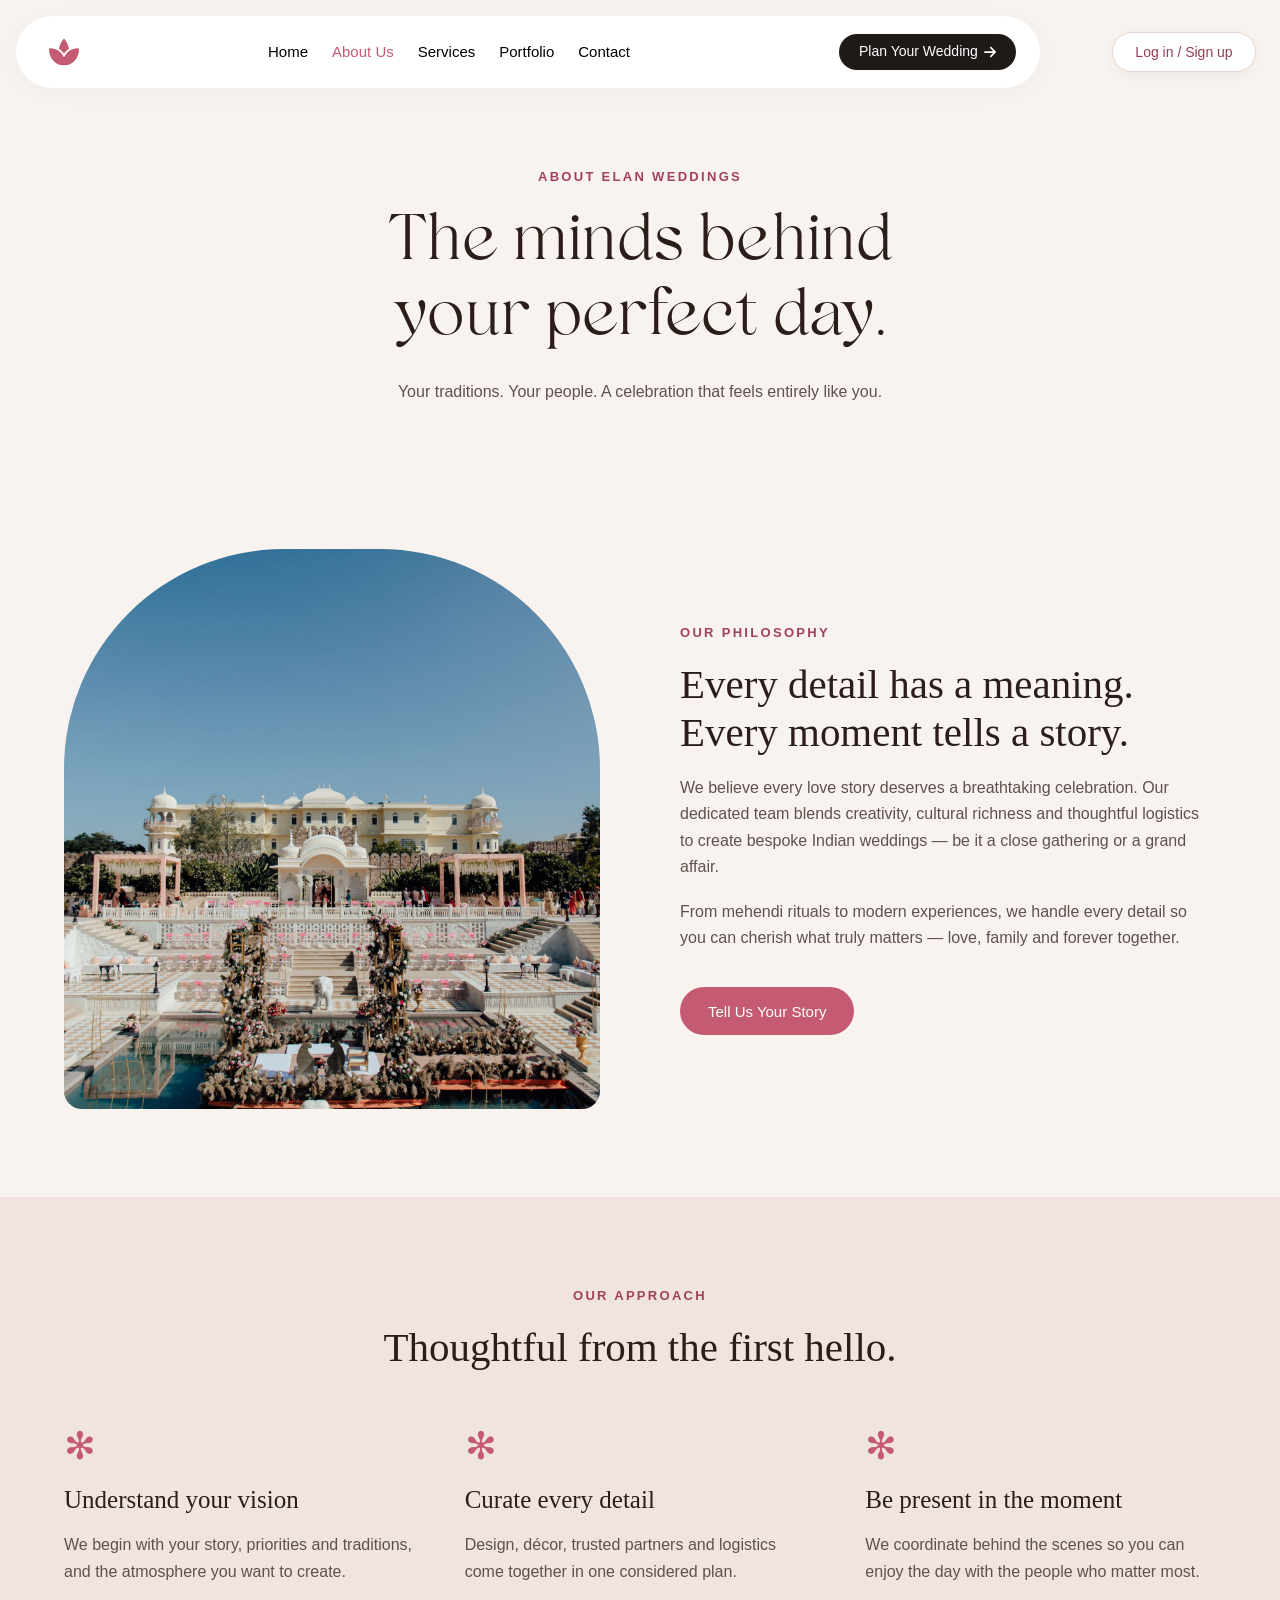
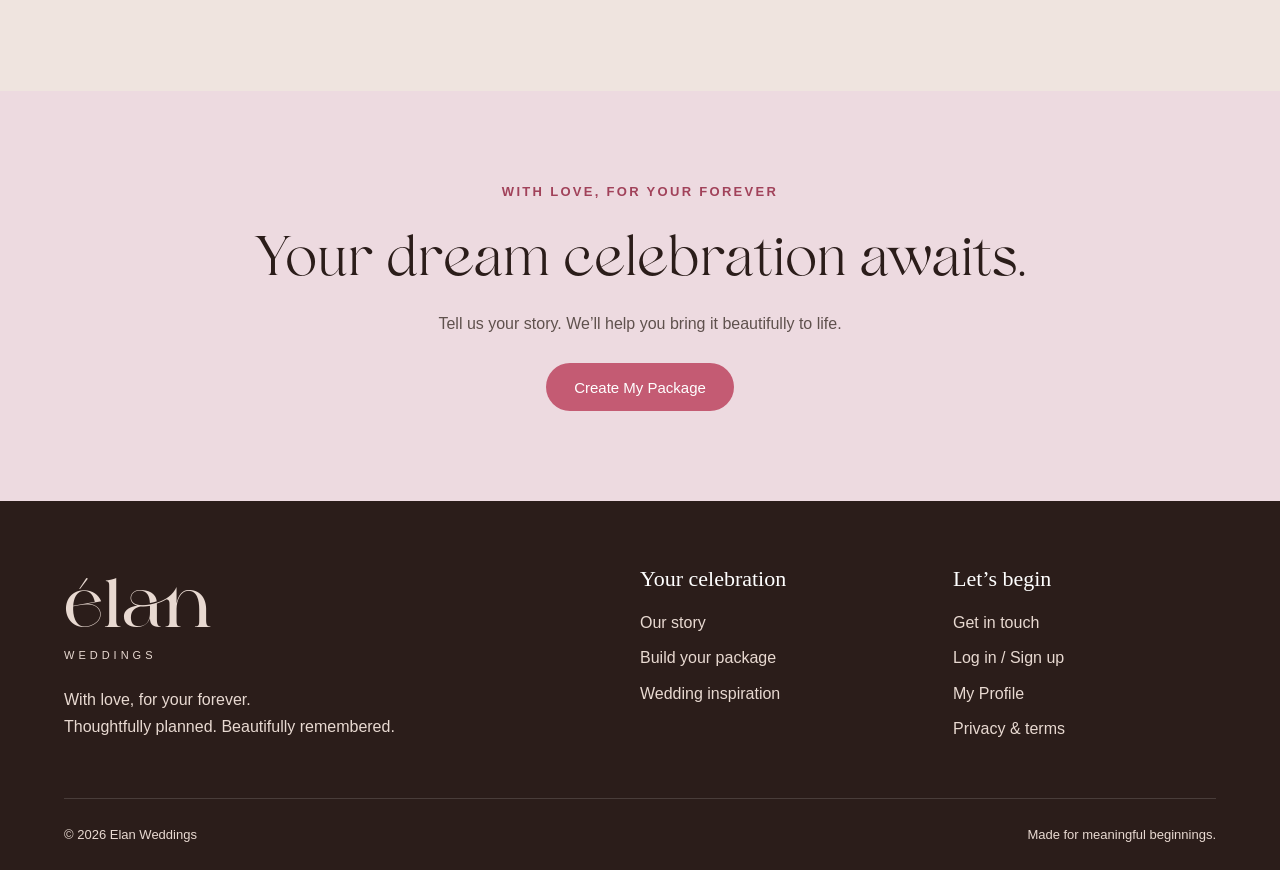
<file: about.html>
<!DOCTYPE html><html lang="en"><head><meta charset="UTF-8"><meta name="viewport" content="width=device-width, initial-scale=1"><meta name="description" content="Elan Weddings — thoughtful Indian wedding planning, bespoke celebrations and a personalized wedding package builder."><meta name="theme-color" content="#c45b73"><title>Our Story | Elan Weddings</title><link rel="icon" href="assets/b7664.svg" type="image/svg+xml"><link rel="stylesheet" href="shared.css"><link rel="stylesheet" href="about.css?v=flat-css-1"><script src="shared.js" defer></script></head><body data-page="about.html"><a class="skip" href="#main">Skip to content</a><header class="nav-wrap"><nav class="nav" aria-label="Main navigation"><a href="home.html" aria-label="Elan Weddings home"><img src="assets/b7664.svg" width="30" height="30" alt="Elan Weddings logo"></a><button class="menu-toggle" aria-expanded="false" aria-controls="nav-links" aria-label="Open navigation">☰</button><div class="nav-links" id="nav-links"><a href="home.html">Home</a><a href="about.html" class="active" aria-current="page">About Us</a><a href="custom-service-builder.html">Services</a><a href="portfolio.html">Portfolio</a><a href="contact.html">Contact</a></div><a class="nav-cta" href="custom-service-builder.html">Plan Your Wedding<img src="assets/c464f.svg" width="12" height="14" alt=""></a></nav></header><div class="account-access" aria-label="Account"><a href="login.html" data-account-link>Log in / Sign up</a></div><main id="main"><section class="page-heading reveal"><p class="eyebrow">ABOUT ELAN WEDDINGS</p><h1>The minds behind<br>your perfect day.</h1><p>Your traditions. Your people. A celebration that feels entirely like you.</p></section><section class="container split section reveal" id="story"><img class="arch-photo" src="assets/f022b.png" alt="A meaningful wedding moment"><div><p class="eyebrow">OUR PHILOSOPHY</p><h2>Every detail has a meaning.<br>Every moment tells a story.</h2><p>We believe every love story deserves a breathtaking celebration. Our dedicated team blends creativity, cultural richness and thoughtful logistics to create bespoke Indian weddings — be it a close gathering or a grand affair.</p><p>From mehendi rituals to modern experiences, we handle every detail so you can cherish what truly matters — love, family and forever together.</p><a class="btn" href="contact.html">Tell Us Your Story</a></div></section><section class="section soft" id="approach"><div class="container"><p class="eyebrow">OUR APPROACH</p><h2>Thoughtful from the first hello.</h2><div class="three-grid"><article><span class="flower">✻</span><h3>Understand your vision</h3><p>We begin with your story, priorities and traditions, and the atmosphere you want to create.</p></article><article><span class="flower">✻</span><h3>Curate every detail</h3><p>Design, décor, trusted partners and logistics come together in one considered plan.</p></article><article><span class="flower">✻</span><h3>Be present in the moment</h3><p>We coordinate behind the scenes so you can enjoy the day with the people who matter most.</p></article></div></div></section><section class="invitation reveal"><div class="container"><p class="eyebrow">WITH LOVE, FOR YOUR FOREVER</p><h2>Your dream celebration awaits.</h2><p>Tell us your story. We’ll help you bring it beautifully to life.</p><a class="btn" href="custom-service-builder.html">Create My Package</a></div></section></main><footer class="footer"><div class="container footer-grid"><div><a class="wordmark" href="home.html">élan<span>WEDDINGS</span></a><p>With love, for your forever.<br>Thoughtfully planned. Beautifully remembered.</p></div><div><h3>Your celebration</h3><a href="about.html">Our story</a><a href="custom-service-builder.html">Build your package</a><a href="portfolio.html">Wedding inspiration</a></div><div><h3>Let’s begin</h3><a href="contact.html">Get in touch</a><a href="login.html">Log in / Sign up</a><a href="profile.html">My Profile</a><a href="privacy.html">Privacy & terms</a></div></div><div class="container footer-bottom"><span>© 2026 Elan Weddings</span><span>Made for meaningful beginnings.</span></div></footer><dialog id="login-dialog" aria-labelledby="login-title">
  <button class="close" data-close aria-label="Close login">×</button>
  <p class="eyebrow">YOUR WEDDING JOURNEY</p>
  <h2 id="login-title">Your forever starts here.</h2>
  <p class="auth-demo-note">Demo only — use sample details. No real account is created. Passwords are not verified, saved or sent.</p>
  <div id="auth-fields">
    <div class="auth-modes" aria-label="Choose signup or login">
      <button class="auth-mode active" type="button" data-mode="signup" aria-pressed="true">Create account</button>
      <button class="auth-mode" type="button" data-mode="login" aria-pressed="false">Log in</button>
    </div>
    <form id="login-form">
      <label id="auth-name-field" for="auth-name">Your name<input id="auth-name" name="name" required maxlength="60" autocomplete="off" placeholder="Your name"></label>
      <label for="auth-email">Email address<input id="auth-email" name="email" type="email" required maxlength="254" autocomplete="off" placeholder="you@example.com"></label>
      <label for="auth-password">Password</label>
      <div class="password-field"><input id="auth-password" type="password" required minlength="8" maxlength="128" autocomplete="new-password" placeholder="At least 8 characters" aria-describedby="password-help"><button type="button" id="toggle-password" aria-label="Show or hide password" aria-controls="auth-password" aria-pressed="false">Show</button></div>
      <p id="password-help" class="small">Use any sample password of 8 or more characters.</p>
      <button class="btn" type="submit" id="auth-submit">Create Demo Profile</button>
    </form>
  </div>
  <div id="auth-success" hidden>
    <span class="auth-check" aria-hidden="true">✓</span>
    <p id="profile-email"></p>
    <p>Your demo profile is ready. Let’s plan something beautiful.</p>
    <a href="profile.html" class="btn">View My Profile</a><a href="custom-service-builder.html" class="btn btn-outline">Explore My Package</a>
    <button class="text-button" id="logout" type="button">Log out & clear demo profile</button>
  </div>
  <p id="login-status" role="status"></p>
</dialog><div id="toast" role="status"></div></body></html>
</file>
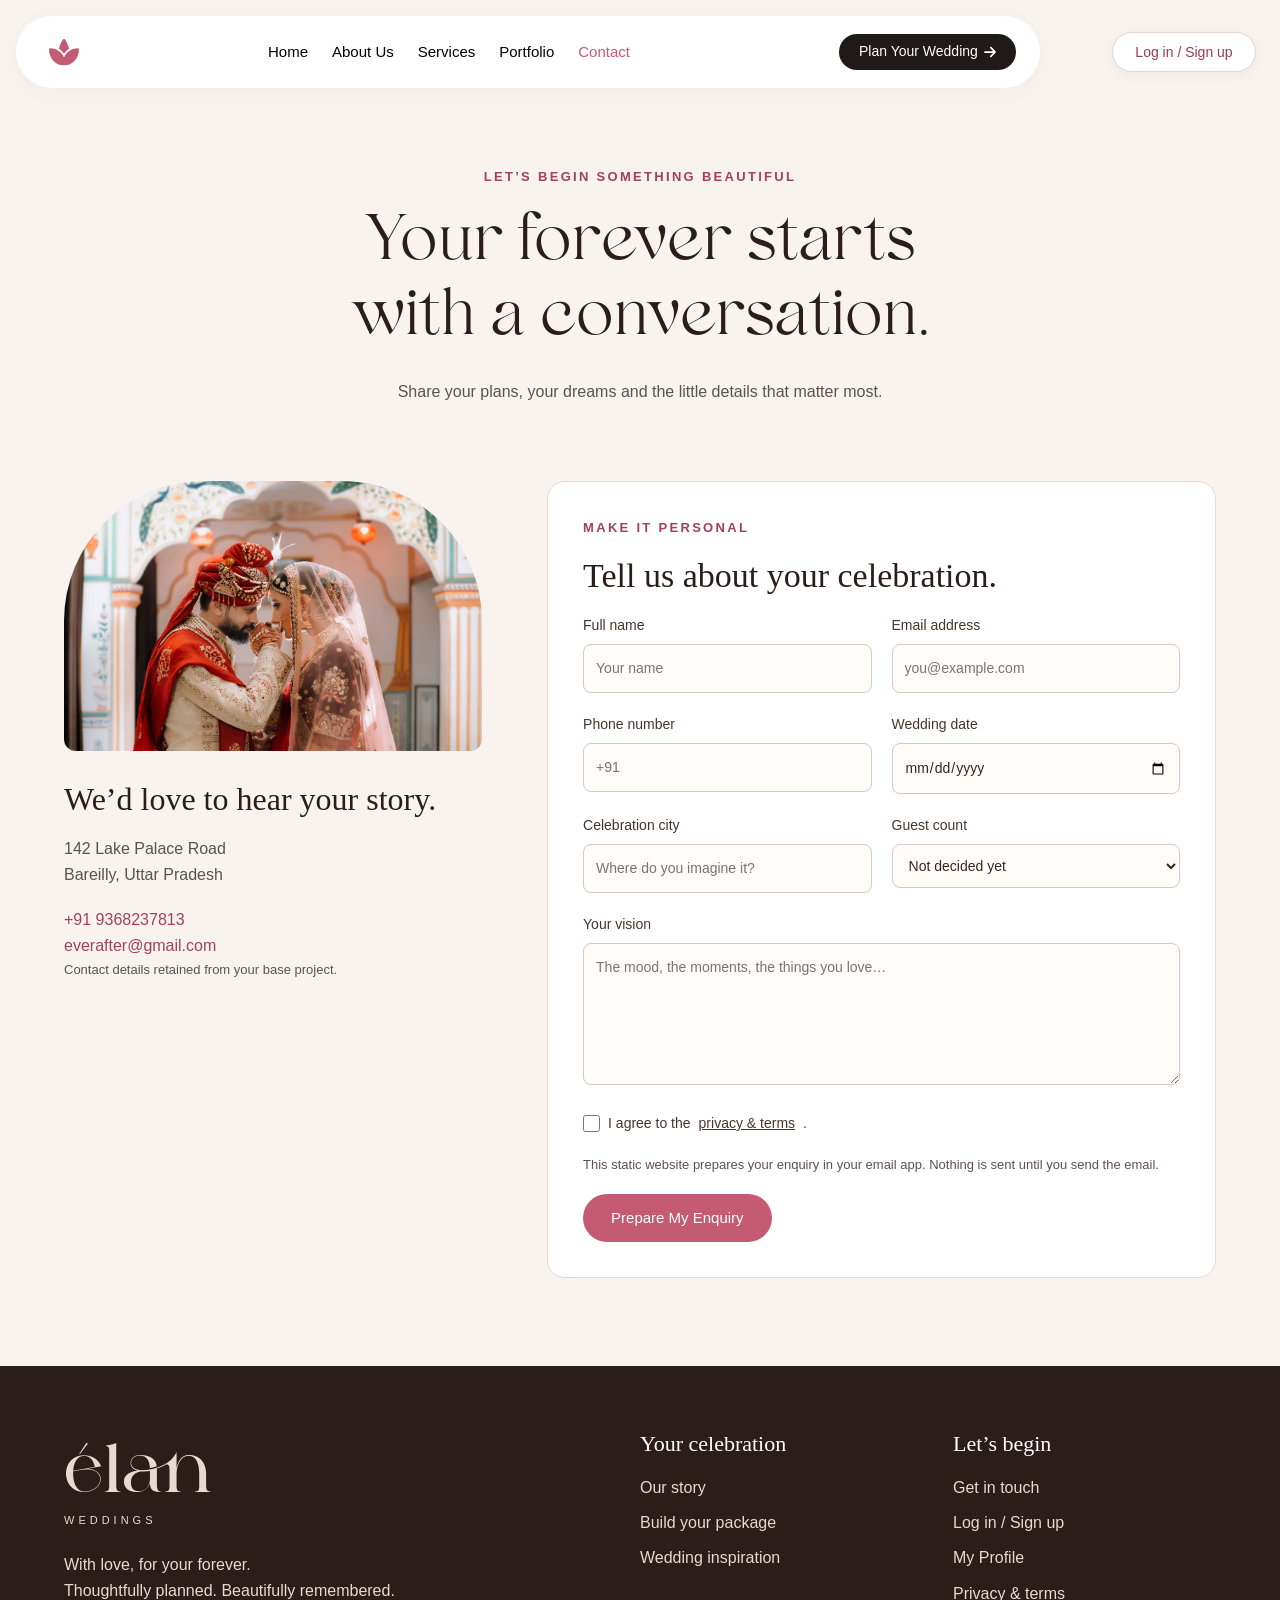
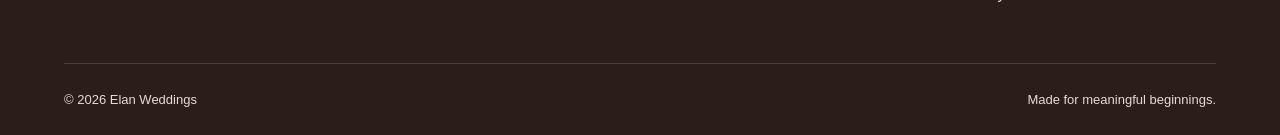
<file: contact.html>
<!DOCTYPE html><html lang="en"><head><meta charset="UTF-8"><meta name="viewport" content="width=device-width, initial-scale=1"><meta name="description" content="Elan Weddings — thoughtful Indian wedding planning, bespoke celebrations and a personalized wedding package builder."><meta name="theme-color" content="#c45b73"><title>Let’s Plan Your Wedding | Elan Weddings</title><link rel="icon" href="assets/b7664.svg" type="image/svg+xml"><link rel="stylesheet" href="shared.css"><link rel="stylesheet" href="contact.css?v=flat-css-1"><script src="shared.js" defer></script><script src="catalog.js" defer></script><script src="contact.js" defer></script></head><body data-page="contact.html"><a class="skip" href="#main">Skip to content</a><header class="nav-wrap"><nav class="nav" aria-label="Main navigation"><a href="home.html" aria-label="Elan Weddings home"><img src="assets/b7664.svg" width="30" height="30" alt="Elan Weddings logo"></a><button class="menu-toggle" aria-expanded="false" aria-controls="nav-links" aria-label="Open navigation">☰</button><div class="nav-links" id="nav-links"><a href="home.html">Home</a><a href="about.html">About Us</a><a href="custom-service-builder.html">Services</a><a href="portfolio.html">Portfolio</a><a href="contact.html" class="active" aria-current="page">Contact</a></div><a class="nav-cta" href="custom-service-builder.html">Plan Your Wedding<img src="assets/c464f.svg" width="12" height="14" alt=""></a></nav></header><div class="account-access" aria-label="Account"><a href="login.html" data-account-link>Log in / Sign up</a></div><main id="main"><section class="page-heading reveal"><p class="eyebrow">LET’S BEGIN SOMETHING BEAUTIFUL</p><h1>Your forever starts<br>with a conversation.</h1><p>Share your plans, your dreams and the little details that matter most.</p></section><section class="container contact-layout section"><aside class="contact-info"><img src="assets/11c8b.png" alt="Romantic wedding setting"><h2>We’d love to hear your story.</h2><p>142 Lake Palace Road<br>Bareilly, Uttar Pradesh</p><a href="tel:+919368237813">+91 9368237813</a><a href="mailto:everafter@gmail.com">everafter@gmail.com</a><p class="small">Contact details retained from your base project.</p><div id="contact-package"></div></aside><div class="form-panel"><p class="eyebrow">MAKE IT PERSONAL</p><h2>Tell us about your celebration.</h2><form id="contact-form"><div class="form-grid"><label>Full name<input name="name" required maxlength="80" autocomplete="name" placeholder="Your name"></label><label>Email address<input name="email" type="email" required autocomplete="email" placeholder="you@example.com"></label><label>Phone number<input name="phone" type="tel" required pattern="[+0-9() .-]{7,20}" autocomplete="tel" placeholder="+91"></label><label>Wedding date<input name="date" type="date"></label><label>Celebration city<input name="city" maxlength="100" placeholder="Where do you imagine it?"></label><label>Guest count<select name="guests"><option value="Not decided">Not decided yet</option><option>Up to 100</option><option>100–300</option><option>300–600</option><option>600+</option></select></label></div><label>Your vision<textarea name="message" rows="5" maxlength="3000" placeholder="The mood, the moments, the things you love…" required></textarea></label><label class="consent"><input type="checkbox" required> I agree to the <a href="privacy.html">privacy & terms</a>.</label><p class="small">This static website prepares your enquiry in your email app. Nothing is sent until you send the email.</p><button class="btn" type="submit">Prepare My Enquiry</button><div id="enquiry-result" hidden role="status"><h3>Your enquiry is ready.</h3><p>Open your email app to review and send it, or download a copy.</p><a class="btn" id="send-email">Open Email App</a><button class="btn btn-outline" type="button" id="download-enquiry">Download Enquiry</button></div></form></div></section></main><footer class="footer"><div class="container footer-grid"><div><a class="wordmark" href="home.html">élan<span>WEDDINGS</span></a><p>With love, for your forever.<br>Thoughtfully planned. Beautifully remembered.</p></div><div><h3>Your celebration</h3><a href="about.html">Our story</a><a href="custom-service-builder.html">Build your package</a><a href="portfolio.html">Wedding inspiration</a></div><div><h3>Let’s begin</h3><a href="contact.html">Get in touch</a><a href="login.html">Log in / Sign up</a><a href="profile.html">My Profile</a><a href="privacy.html">Privacy & terms</a></div></div><div class="container footer-bottom"><span>© 2026 Elan Weddings</span><span>Made for meaningful beginnings.</span></div></footer><dialog id="login-dialog" aria-labelledby="login-title">
  <button class="close" data-close aria-label="Close login">×</button>
  <p class="eyebrow">YOUR WEDDING JOURNEY</p>
  <h2 id="login-title">Your forever starts here.</h2>
  <p class="auth-demo-note">Demo only — use sample details. No real account is created. Passwords are not verified, saved or sent.</p>
  <div id="auth-fields">
    <div class="auth-modes" aria-label="Choose signup or login">
      <button class="auth-mode active" type="button" data-mode="signup" aria-pressed="true">Create account</button>
      <button class="auth-mode" type="button" data-mode="login" aria-pressed="false">Log in</button>
    </div>
    <form id="login-form">
      <label id="auth-name-field" for="auth-name">Your name<input id="auth-name" name="name" required maxlength="60" autocomplete="off" placeholder="Your name"></label>
      <label for="auth-email">Email address<input id="auth-email" name="email" type="email" required maxlength="254" autocomplete="off" placeholder="you@example.com"></label>
      <label for="auth-password">Password</label>
      <div class="password-field"><input id="auth-password" type="password" required minlength="8" maxlength="128" autocomplete="new-password" placeholder="At least 8 characters" aria-describedby="password-help"><button type="button" id="toggle-password" aria-label="Show or hide password" aria-controls="auth-password" aria-pressed="false">Show</button></div>
      <p id="password-help" class="small">Use any sample password of 8 or more characters.</p>
      <button class="btn" type="submit" id="auth-submit">Create Demo Profile</button>
    </form>
  </div>
  <div id="auth-success" hidden>
    <span class="auth-check" aria-hidden="true">✓</span>
    <p id="profile-email"></p>
    <p>Your demo profile is ready. Let’s plan something beautiful.</p>
    <a href="profile.html" class="btn">View My Profile</a><a href="custom-service-builder.html" class="btn btn-outline">Explore My Package</a>
    <button class="text-button" id="logout" type="button">Log out & clear demo profile</button>
  </div>
  <p id="login-status" role="status"></p>
</dialog><div id="toast" role="status"></div></body></html>
</file>
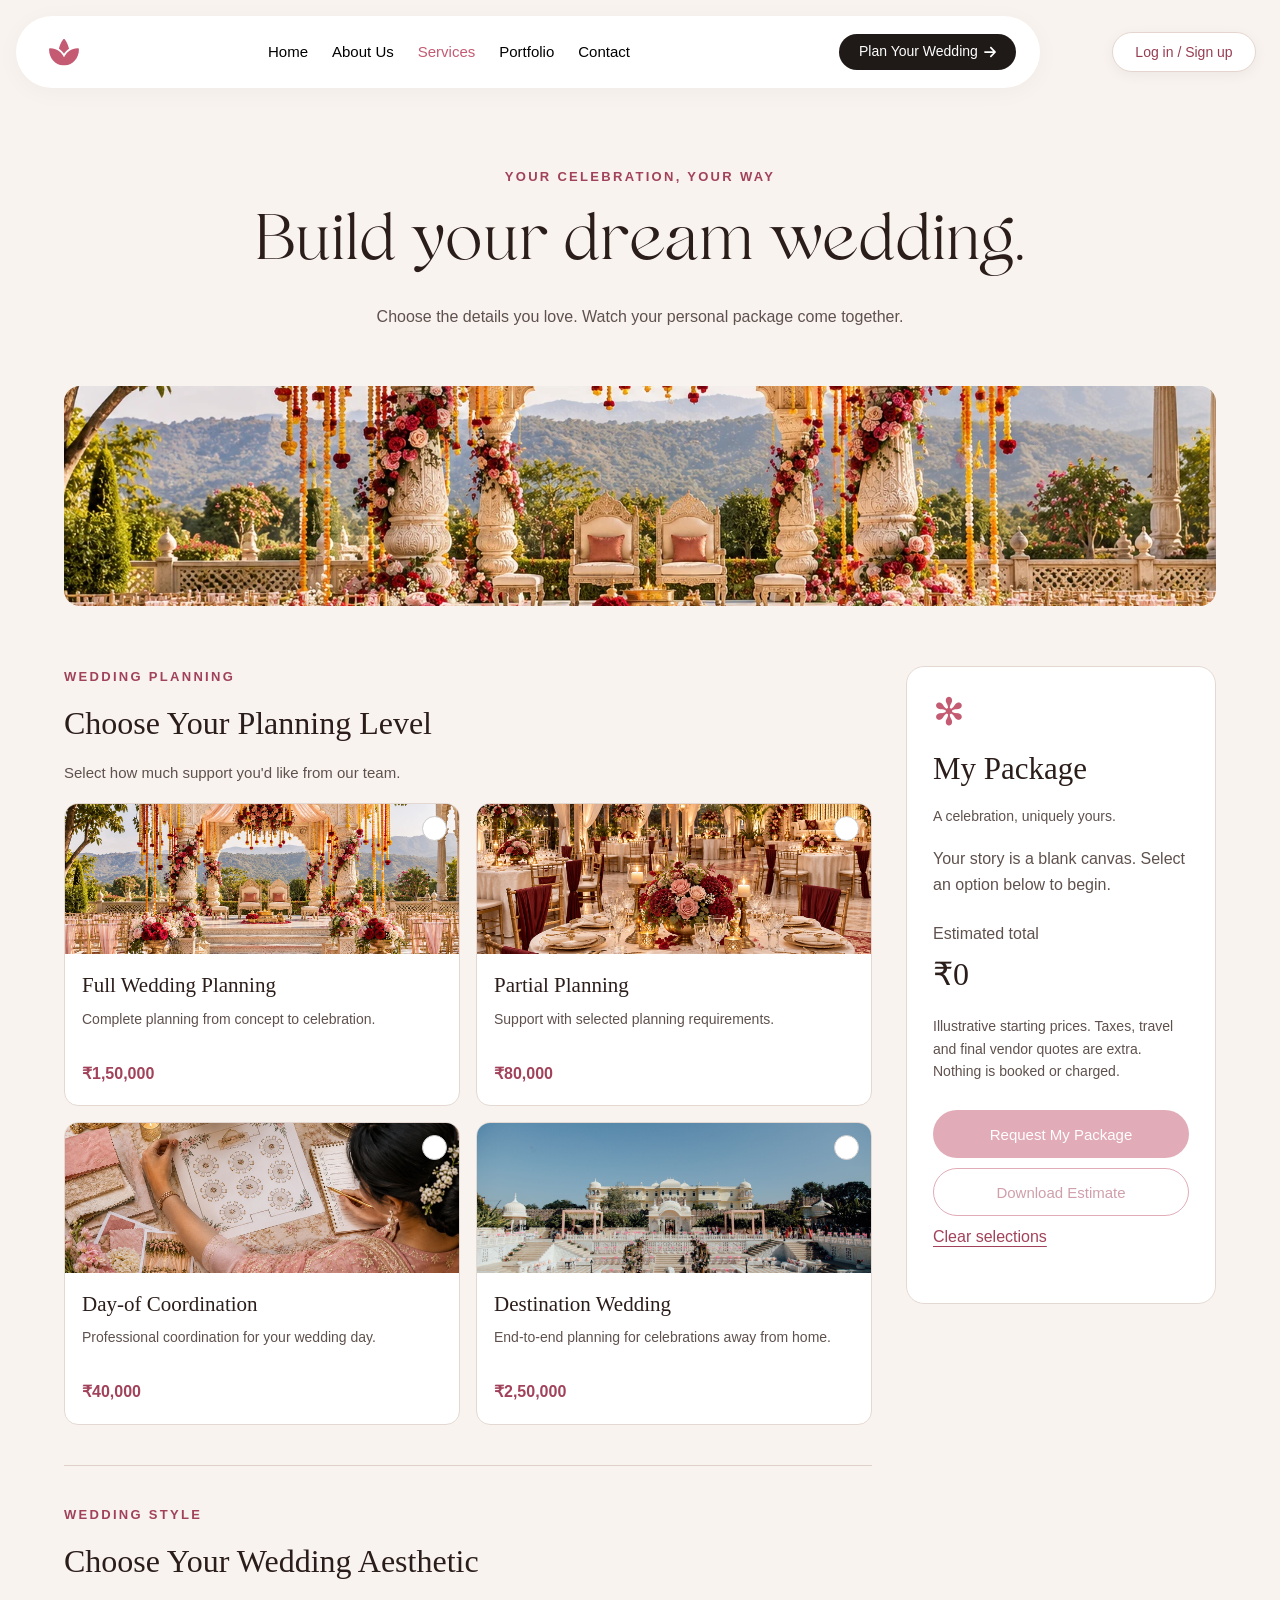
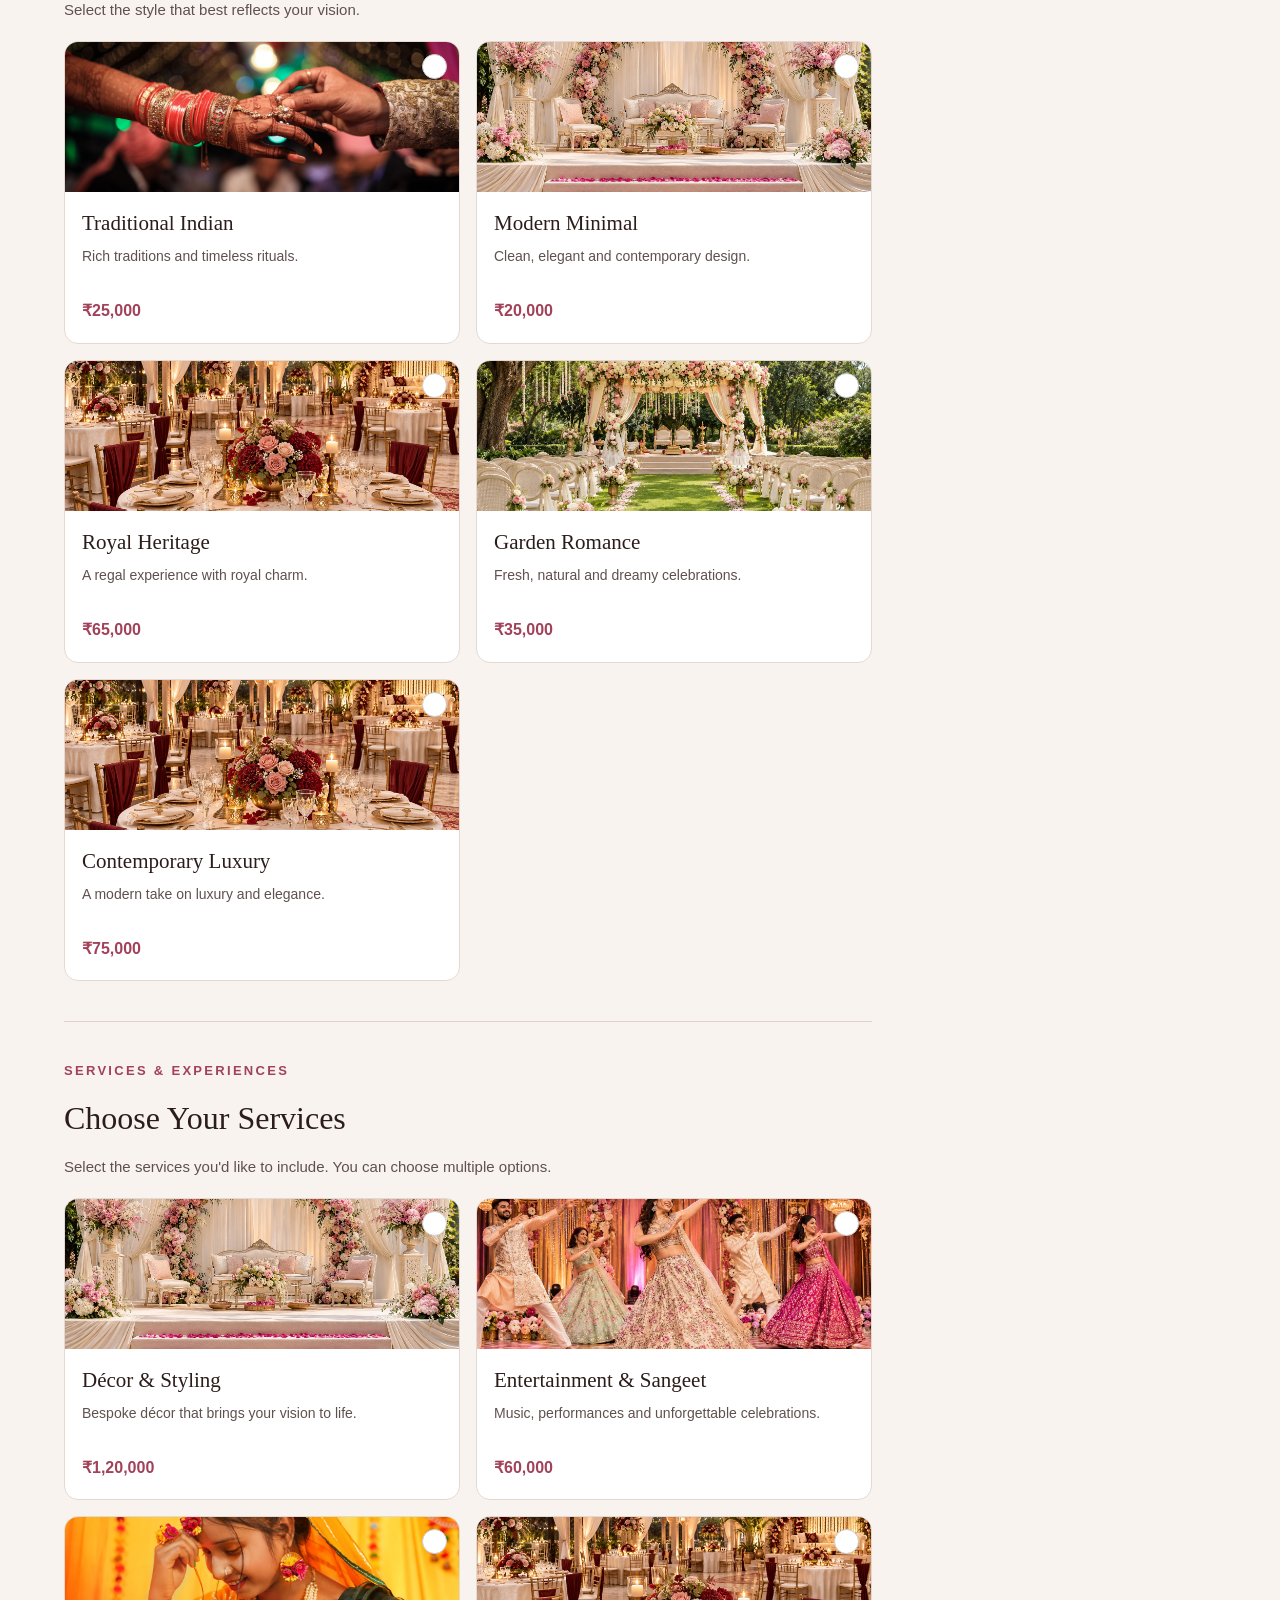
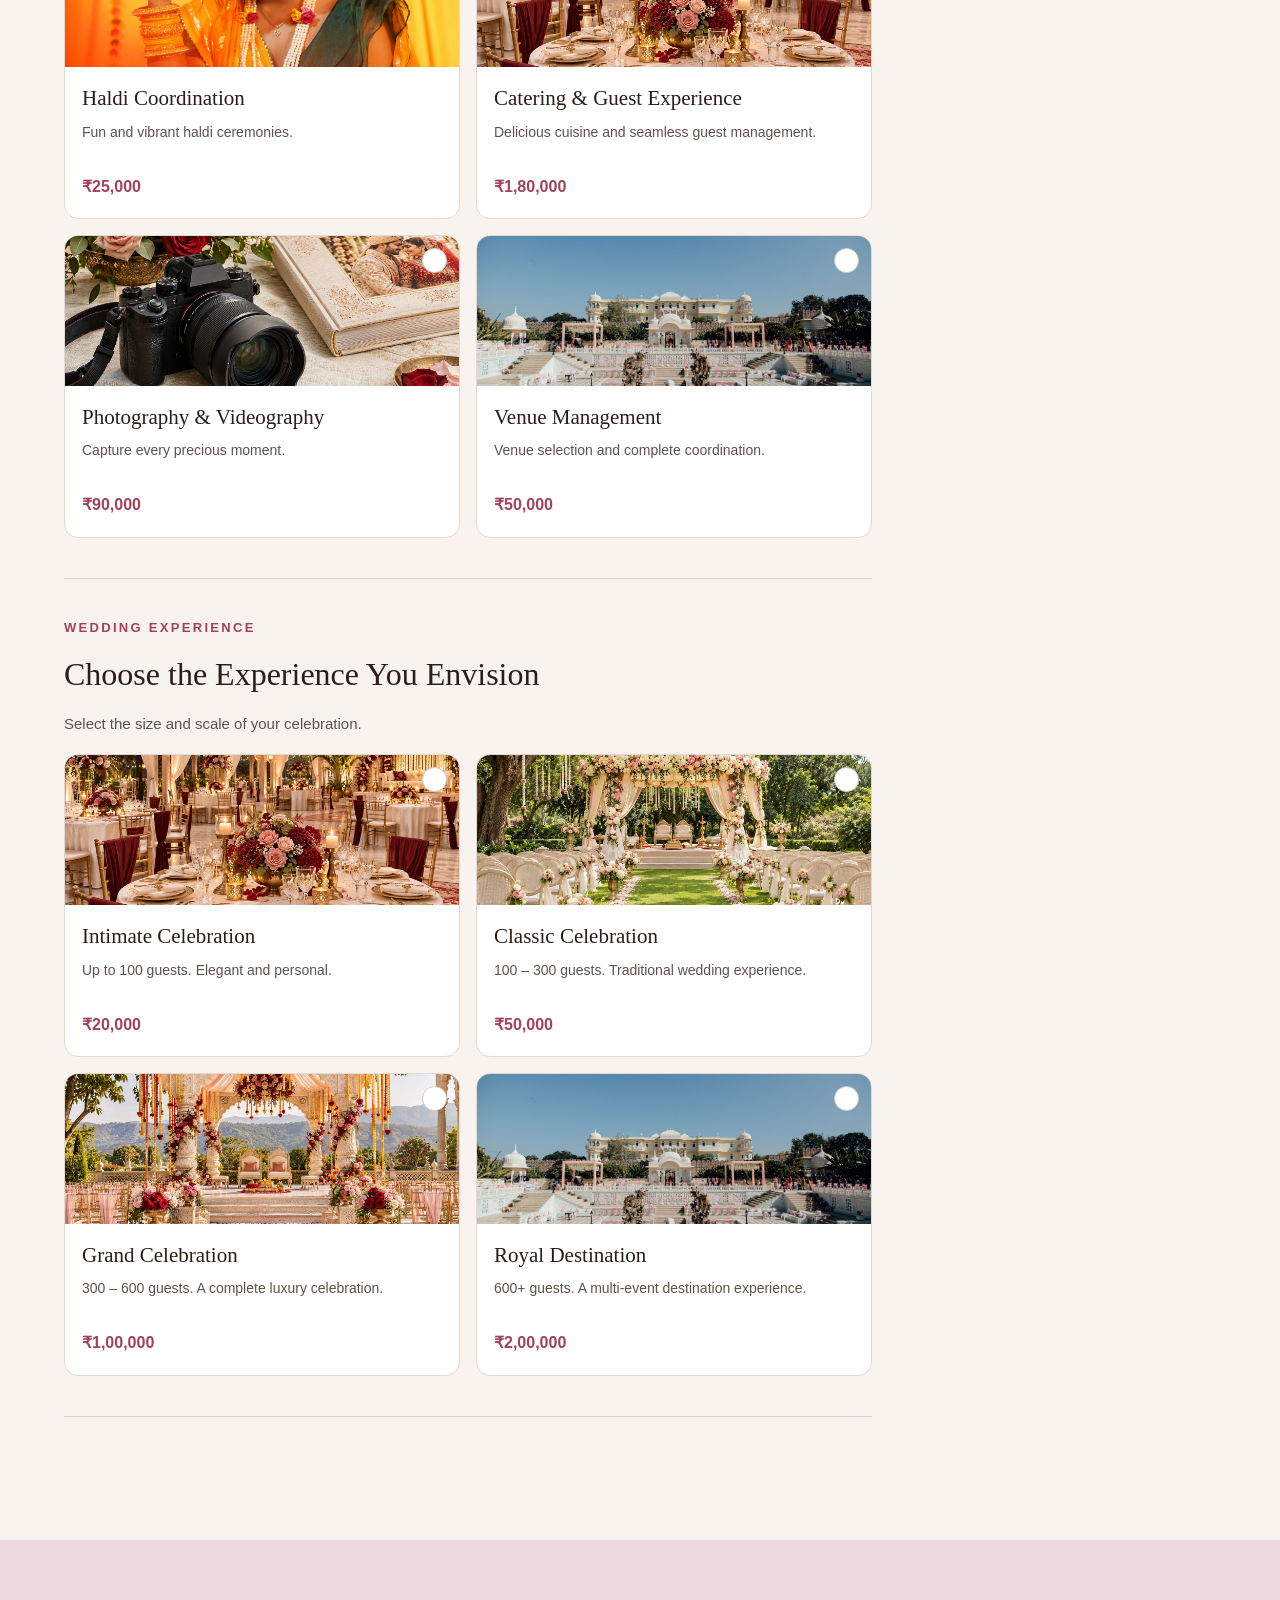
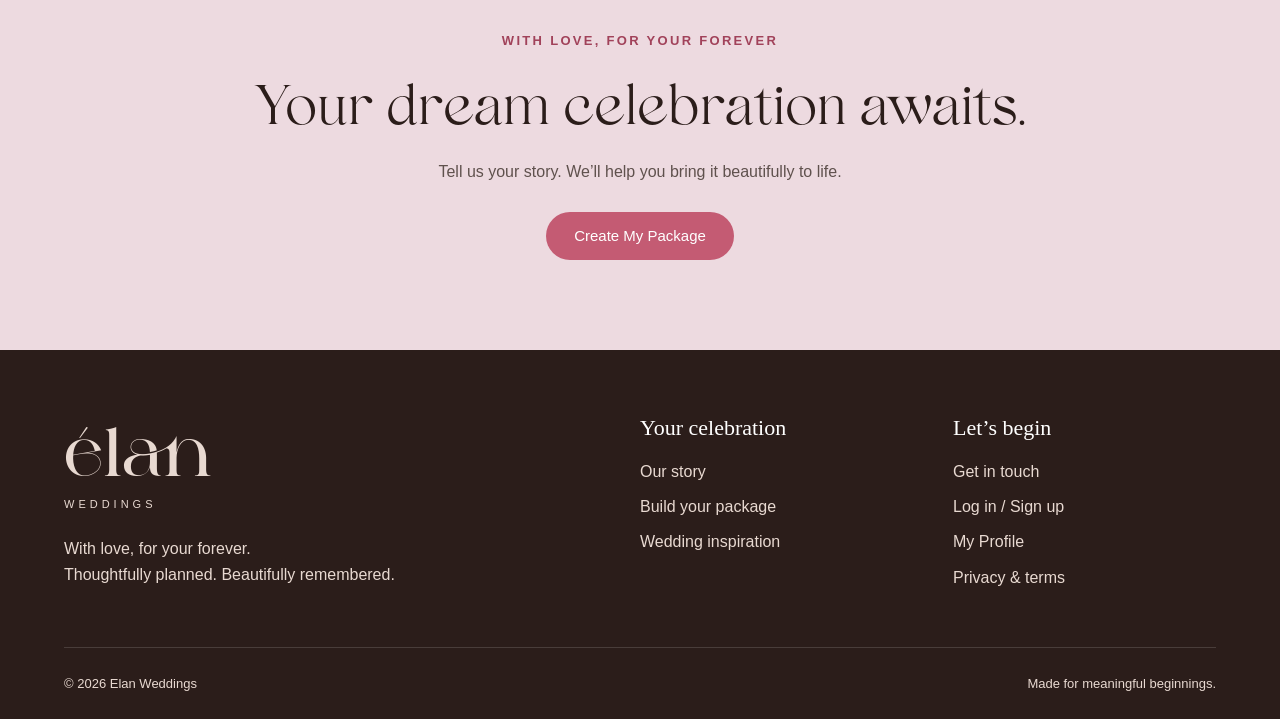
<file: custom-service-builder.html>
<!DOCTYPE html><html lang="en"><head><meta charset="UTF-8"><meta name="viewport" content="width=device-width, initial-scale=1"><meta name="description" content="Elan Weddings — thoughtful Indian wedding planning, bespoke celebrations and a personalized wedding package builder."><meta name="theme-color" content="#c45b73"><title>Build Your Package | Elan Weddings</title><link rel="icon" href="assets/b7664.svg" type="image/svg+xml"><link rel="stylesheet" href="shared.css"><link rel="stylesheet" href="custom-service-builder.css?v=flat-css-1"><script src="shared.js" defer></script><script src="catalog.js" defer></script><script src="custom-service-builder.js" defer></script></head><body data-page="custom-service-builder.html"><a class="skip" href="#main">Skip to content</a><header class="nav-wrap"><nav class="nav" aria-label="Main navigation"><a href="home.html" aria-label="Elan Weddings home"><img src="assets/b7664.svg" width="30" height="30" alt="Elan Weddings logo"></a><button class="menu-toggle" aria-expanded="false" aria-controls="nav-links" aria-label="Open navigation">☰</button><div class="nav-links" id="nav-links"><a href="home.html">Home</a><a href="about.html">About Us</a><a href="custom-service-builder.html" class="active" aria-current="page">Services</a><a href="portfolio.html">Portfolio</a><a href="contact.html">Contact</a></div><a class="nav-cta" aria-current="page" href="custom-service-builder.html">Plan Your Wedding<img src="assets/c464f.svg" width="12" height="14" alt=""></a></nav></header><div class="account-access" aria-label="Account"><a href="login.html" data-account-link>Log in / Sign up</a></div><main id="main"><section class="page-heading reveal"><p class="eyebrow">YOUR CELEBRATION, YOUR WAY</p><h1>Build your dream wedding.</h1><p>Choose the details you love. Watch your personal package come together.</p></section><div class="builder-cover"><img src="assets/wedding-hero-hd.webp" alt="Wedding celebration inspiration"></div><div class="container builder-layout"><div class="builder-main">

      <!-- STEP 01 — PLANNING -->
      <section class="step">
        <div class="step-number">01</div>
        <div class="step-body">
          <p class="step-kicker">Wedding planning</p>
          <h2>Choose Your Planning Level</h2>
          <p class="step-sub">Select how much support you'd like from our team.</p>

          <div class="cards cards-4">
            <button class="option-card" data-group="planning" data-value="Full Wedding Planning" type="button" data-id="planning-0" data-price="150000" aria-pressed="false">
              <span class="card-media"><img src="assets/wedding-hero-hd.webp" alt=""><span class="badge"></span></span>
              <span class="card-title">Full Wedding Planning</span>
              <span class="card-desc">Complete planning from concept to celebration.</span>
            <span class="card-price">₹150,000</span></button>
            <button class="option-card" data-group="planning" data-value="Partial Planning" type="button" data-id="planning-1" data-price="80000" aria-pressed="false">
              <span class="card-media"><img src="assets/wedding-reception-hd.webp" alt=""><span class="badge"></span></span>
              <span class="card-title">Partial Planning</span>
              <span class="card-desc">Support with selected planning requirements.</span>
            <span class="card-price">₹80,000</span></button>
            <button class="option-card" data-group="planning" data-value="Day-of Coordination" type="button" data-id="planning-2" data-price="40000" aria-pressed="false">
              <span class="card-media"><img src="assets/wedding-planner-hd.webp" alt=""><span class="badge"></span></span>
              <span class="card-title">Day-of Coordination</span>
              <span class="card-desc">Professional coordination for your wedding day.</span>
            <span class="card-price">₹40,000</span></button>
            <button class="option-card" data-group="planning" data-value="Destination Wedding" type="button" data-id="planning-3" data-price="250000" aria-pressed="false">
              <span class="card-media"><img src="assets/f022b.png" alt=""><span class="badge"></span></span>
              <span class="card-title">Destination Wedding</span>
              <span class="card-desc">End-to-end planning for celebrations away from home.</span>
            <span class="card-price">₹250,000</span></button>
          </div>
        </div>
      </section>

      <!-- STEP 02 — STYLE -->
      <section class="step">
        <div class="step-number">02</div>
        <div class="step-body">
          <p class="step-kicker">Wedding style</p>
          <h2>Choose Your Wedding Aesthetic</h2>
          <p class="step-sub">Select the style that best reflects your vision.</p>

          <div class="cards cards-5">
            <button class="option-card" data-group="style" data-value="Traditional Indian" type="button" data-id="style-0" data-price="25000" aria-pressed="false">
              <span class="card-media"><img src="assets/5059a.png" alt=""><span class="badge"></span></span>
              <span class="card-title">Traditional Indian</span>
              <span class="card-desc">Rich traditions and timeless rituals.</span>
            <span class="card-price">₹25,000</span></button>
            <button class="option-card" data-group="style" data-value="Modern Minimal" type="button" data-id="style-1" data-price="20000" aria-pressed="false">
              <span class="card-media"><img src="assets/wedding-decor-hd.webp" alt=""><span class="badge"></span></span>
              <span class="card-title">Modern Minimal</span>
              <span class="card-desc">Clean, elegant and contemporary design.</span>
            <span class="card-price">₹20,000</span></button>
            <button class="option-card" data-group="style" data-value="Royal Heritage" type="button" data-id="style-2" data-price="65000" aria-pressed="false">
              <span class="card-media"><img src="assets/wedding-reception-hd.webp" alt=""><span class="badge"></span></span>
              <span class="card-title">Royal Heritage</span>
              <span class="card-desc">A regal experience with royal charm.</span>
            <span class="card-price">₹65,000</span></button>
            <button class="option-card" data-group="style" data-value="Garden Romance" type="button" data-id="style-3" data-price="35000" aria-pressed="false">
              <span class="card-media"><img src="assets/wedding-garden-hd.webp" alt=""><span class="badge"></span></span>
              <span class="card-title">Garden Romance</span>
              <span class="card-desc">Fresh, natural and dreamy celebrations.</span>
            <span class="card-price">₹35,000</span></button>
            <button class="option-card" data-group="style" data-value="Contemporary Luxury" type="button" data-id="style-4" data-price="75000" aria-pressed="false">
              <span class="card-media"><img src="assets/wedding-reception-hd.webp" alt=""><span class="badge"></span></span>
              <span class="card-title">Contemporary Luxury</span>
              <span class="card-desc">A modern take on luxury and elegance.</span>
            <span class="card-price">₹75,000</span></button>
          </div>
        </div>
      </section>

      <!-- STEP 03 — SERVICES -->
      <section class="step">
        <div class="step-number">03</div>
        <div class="step-body">
          <p class="step-kicker">Services &amp; experiences</p>
          <h2>Choose Your Services</h2>
          <p class="step-sub">Select the services you'd like to include. You can choose multiple options.</p>

          <div class="cards cards-3">
            <button class="option-card" data-group="services" data-value="Décor & Styling" type="button" data-id="services-0" data-price="120000" aria-pressed="false">
              <span class="card-media"><img src="assets/wedding-decor-hd.webp" alt=""><span class="badge"></span></span>
              <span class="card-title">Décor &amp; Styling</span>
              <span class="card-desc">Bespoke décor that brings your vision to life.</span>
            <span class="card-price">₹120,000</span></button>
            <button class="option-card" data-group="services" data-value="Entertainment & Sangeet" type="button" data-id="services-1" data-price="60000" aria-pressed="false">
              <span class="card-media"><img src="assets/wedding-sangeet-hd.webp" alt=""><span class="badge"></span></span>
              <span class="card-title">Entertainment &amp; Sangeet</span>
              <span class="card-desc">Music, performances and unforgettable celebrations.</span>
            <span class="card-price">₹60,000</span></button>
            <button class="option-card" data-group="services" data-value="Haldi Coordination" type="button" data-id="services-2" data-price="25000" aria-pressed="false">
              <span class="card-media"><img src="assets/32705.png" alt=""><span class="badge"></span></span>
              <span class="card-title">Haldi Coordination</span>
              <span class="card-desc">Fun and vibrant haldi ceremonies.</span>
            <span class="card-price">₹25,000</span></button>
            <button class="option-card" data-group="services" data-value="Catering & Guest Experience" type="button" data-id="services-3" data-price="180000" aria-pressed="false">
              <span class="card-media"><img src="assets/wedding-reception-hd.webp" alt=""><span class="badge"></span></span>
              <span class="card-title">Catering &amp; Guest Experience</span>
              <span class="card-desc">Delicious cuisine and seamless guest management.</span>
            <span class="card-price">₹180,000</span></button>
            <button class="option-card" data-group="services" data-value="Photography & Videography" type="button" data-id="services-4" data-price="90000" aria-pressed="false">
              <span class="card-media"><img src="assets/wedding-photography-hd.webp" alt=""><span class="badge"></span></span>
              <span class="card-title">Photography &amp; Videography</span>
              <span class="card-desc">Capture every precious moment.</span>
            <span class="card-price">₹90,000</span></button>
            <button class="option-card" data-group="services" data-value="Venue Management" type="button" data-id="services-5" data-price="50000" aria-pressed="false">
              <span class="card-media"><img src="assets/f022b.png" alt=""><span class="badge"></span></span>
              <span class="card-title">Venue Management</span>
              <span class="card-desc">Venue selection and complete coordination.</span>
            <span class="card-price">₹50,000</span></button>
          </div>
        </div>
      </section>

      <!-- STEP 04 — EXPERIENCE -->
      <section class="step">
        <div class="step-number">04</div>
        <div class="step-body">
          <p class="step-kicker">Wedding experience</p>
          <h2>Choose the Experience You Envision</h2>
          <p class="step-sub">Select the size and scale of your celebration.</p>

          <div class="cards cards-4">
            <button class="option-card" data-group="experience" data-value="Intimate Celebration" type="button" data-id="experience-0" data-price="20000" aria-pressed="false">
              <span class="card-media"><img src="assets/wedding-reception-hd.webp" alt=""><span class="badge"></span></span>
              <span class="card-title">Intimate Celebration</span>
              <span class="card-desc">Up to 100 guests. Elegant and personal.</span>
            <span class="card-price">₹20,000</span></button>
            <button class="option-card" data-group="experience" data-value="Classic Celebration" type="button" data-id="experience-1" data-price="50000" aria-pressed="false">
              <span class="card-media"><img src="assets/wedding-garden-hd.webp" alt=""><span class="badge"></span></span>
              <span class="card-title">Classic Celebration</span>
              <span class="card-desc">100 – 300 guests. Traditional wedding experience.</span>
            <span class="card-price">₹50,000</span></button>
            <button class="option-card" data-group="experience" data-value="Grand Celebration" type="button" data-id="experience-2" data-price="100000" aria-pressed="false">
              <span class="card-media"><img src="assets/wedding-hero-hd.webp" alt=""><span class="badge"></span></span>
              <span class="card-title">Grand Celebration</span>
              <span class="card-desc">300 – 600 guests. A complete luxury celebration.</span>
            <span class="card-price">₹100,000</span></button>
            <button class="option-card" data-group="experience" data-value="Royal Destination" type="button" data-id="experience-3" data-price="200000" aria-pressed="false">
              <span class="card-media"><img src="assets/f022b.png" alt=""><span class="badge"></span></span>
              <span class="card-title">Royal Destination</span>
              <span class="card-desc">600+ guests. A multi-event destination experience.</span>
            <span class="card-price">₹200,000</span></button>
          </div>
        </div>
      </section>

    </div><aside class="sidebar"><div class="sidebar-card"><span class="flower">✻</span><h2>My Package</h2><p>A celebration, uniquely yours.</p><div id="package-items"></div><div class="package-total"><span>Estimated total</span><strong id="package-total" aria-live="polite">₹0</strong></div><p class="small">Illustrative starting prices. Taxes, travel and final vendor quotes are extra. Nothing is booked or charged.</p><button class="btn" id="request-package">Request My Package</button><button class="btn btn-outline" id="download-package">Download Estimate</button><button class="text-button" id="clear-package">Clear selections</button><p class="small" id="save-status" role="status"></p></div></aside></div><section class="invitation reveal"><div class="container"><p class="eyebrow">WITH LOVE, FOR YOUR FOREVER</p><h2>Your dream celebration awaits.</h2><p>Tell us your story. We’ll help you bring it beautifully to life.</p><a class="btn" href="custom-service-builder.html">Create My Package</a></div></section></main><footer class="footer"><div class="container footer-grid"><div><a class="wordmark" href="home.html">élan<span>WEDDINGS</span></a><p>With love, for your forever.<br>Thoughtfully planned. Beautifully remembered.</p></div><div><h3>Your celebration</h3><a href="about.html">Our story</a><a href="custom-service-builder.html">Build your package</a><a href="portfolio.html">Wedding inspiration</a></div><div><h3>Let’s begin</h3><a href="contact.html">Get in touch</a><a href="login.html">Log in / Sign up</a><a href="profile.html">My Profile</a><a href="privacy.html">Privacy & terms</a></div></div><div class="container footer-bottom"><span>© 2026 Elan Weddings</span><span>Made for meaningful beginnings.</span></div></footer><dialog id="login-dialog" aria-labelledby="login-title">
  <button class="close" data-close aria-label="Close login">×</button>
  <p class="eyebrow">YOUR WEDDING JOURNEY</p>
  <h2 id="login-title">Your forever starts here.</h2>
  <p class="auth-demo-note">Demo only — use sample details. No real account is created. Passwords are not verified, saved or sent.</p>
  <div id="auth-fields">
    <div class="auth-modes" aria-label="Choose signup or login">
      <button class="auth-mode active" type="button" data-mode="signup" aria-pressed="true">Create account</button>
      <button class="auth-mode" type="button" data-mode="login" aria-pressed="false">Log in</button>
    </div>
    <form id="login-form">
      <label id="auth-name-field" for="auth-name">Your name<input id="auth-name" name="name" required maxlength="60" autocomplete="off" placeholder="Your name"></label>
      <label for="auth-email">Email address<input id="auth-email" name="email" type="email" required maxlength="254" autocomplete="off" placeholder="you@example.com"></label>
      <label for="auth-password">Password</label>
      <div class="password-field"><input id="auth-password" type="password" required minlength="8" maxlength="128" autocomplete="new-password" placeholder="At least 8 characters" aria-describedby="password-help"><button type="button" id="toggle-password" aria-label="Show or hide password" aria-controls="auth-password" aria-pressed="false">Show</button></div>
      <p id="password-help" class="small">Use any sample password of 8 or more characters.</p>
      <button class="btn" type="submit" id="auth-submit">Create Demo Profile</button>
    </form>
  </div>
  <div id="auth-success" hidden>
    <span class="auth-check" aria-hidden="true">✓</span>
    <p id="profile-email"></p>
    <p>Your demo profile is ready. Let’s plan something beautiful.</p>
    <a href="profile.html" class="btn">View My Profile</a><a href="custom-service-builder.html" class="btn btn-outline">Explore My Package</a>
    <button class="text-button" id="logout" type="button">Log out & clear demo profile</button>
  </div>
  <p id="login-status" role="status"></p>
</dialog><div id="toast" role="status"></div></body></html>
</file>
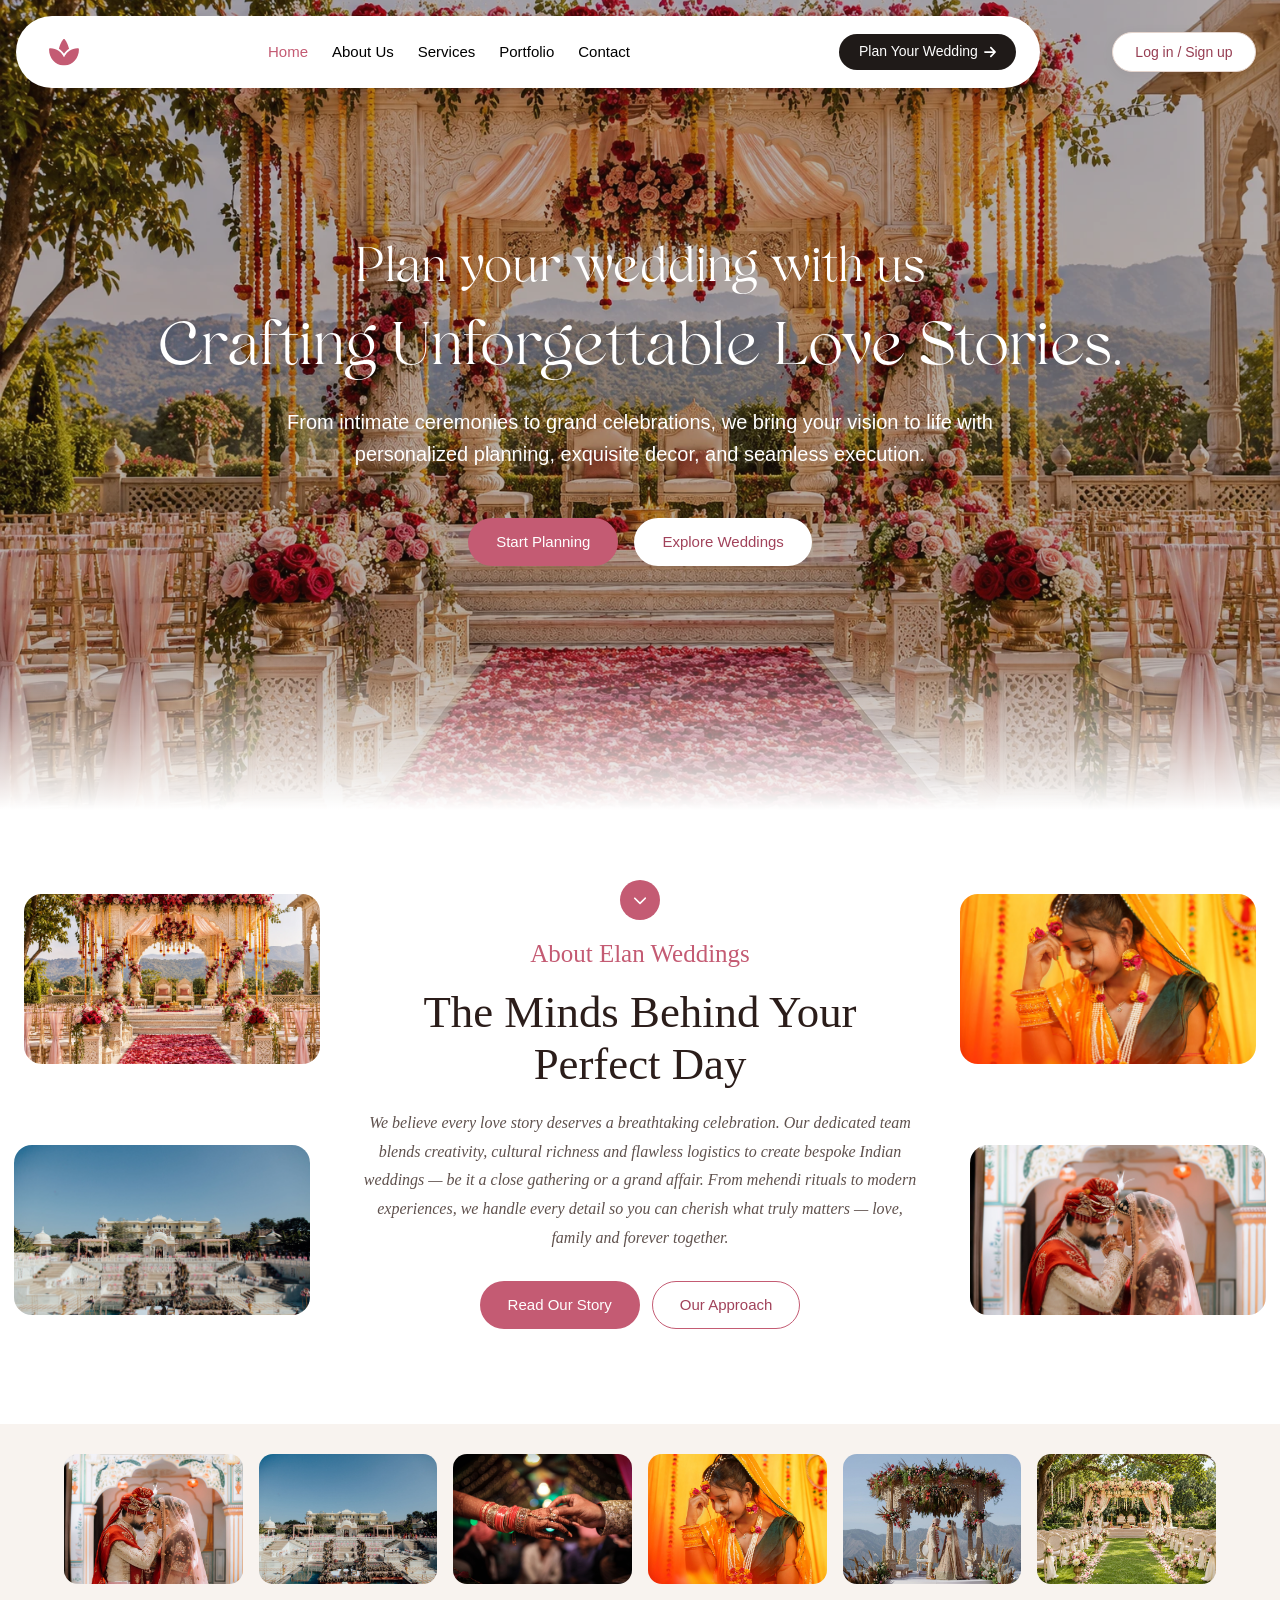
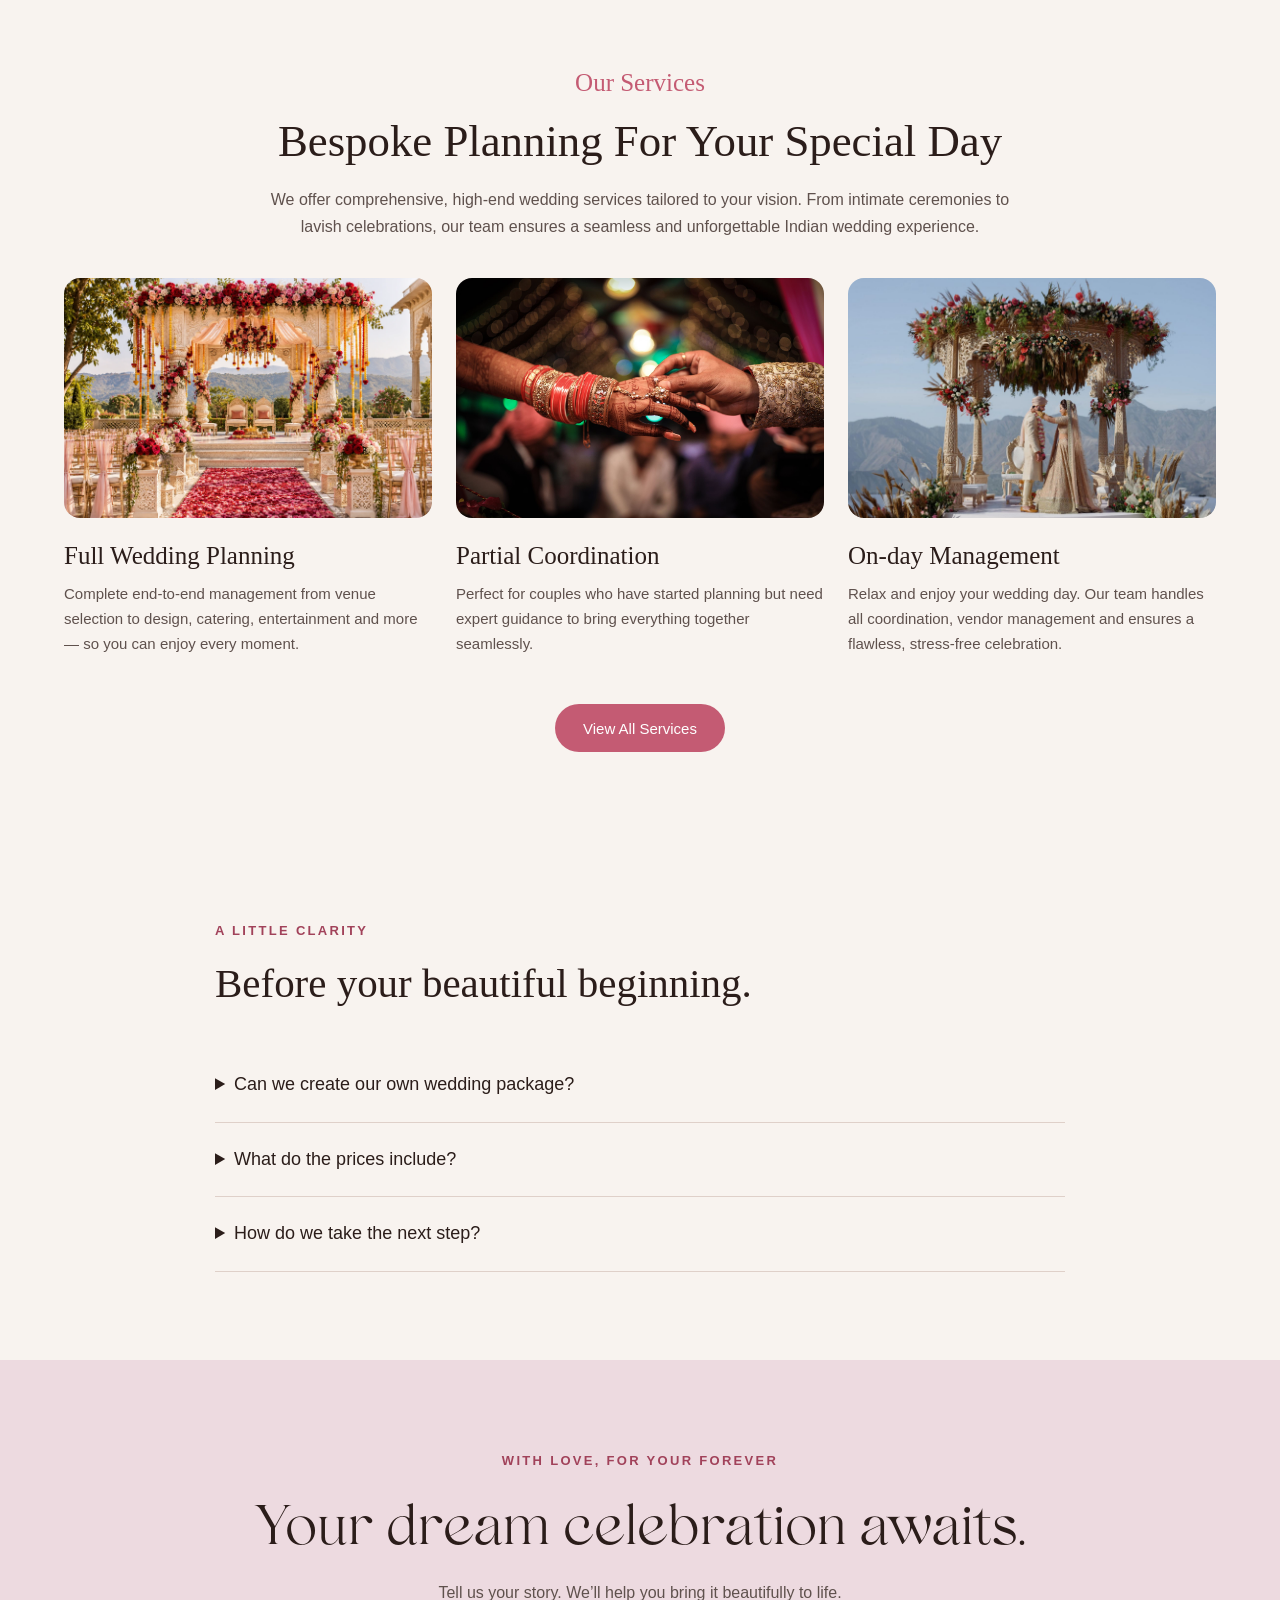
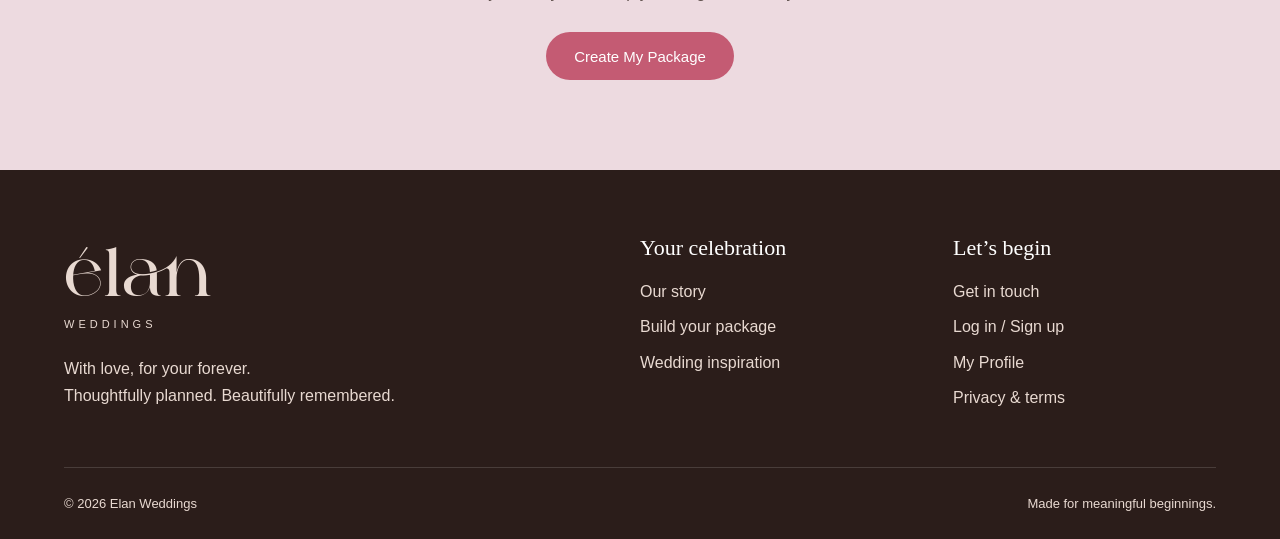
<file: home.html>
<!DOCTYPE html><html lang="en"><head><meta charset="UTF-8"><meta name="viewport" content="width=device-width, initial-scale=1"><meta name="description" content="Elan Weddings — thoughtful Indian wedding planning, bespoke celebrations and a personalized wedding package builder."><meta name="theme-color" content="#c45b73"><title>Bespoke Indian Wedding Planning | Elan Weddings</title><link rel="icon" href="assets/b7664.svg" type="image/svg+xml"><script>document.documentElement.classList.add("js-motion");</script><link rel="stylesheet" href="shared.css"><link rel="stylesheet" href="home.css?v=flat-css-1"><script src="shared.js" defer></script><script src="home.js" defer></script></head><body data-page="home.html"><a class="skip" href="#main">Skip to content</a><header class="nav-wrap"><nav class="nav" aria-label="Main navigation"><a href="home.html" aria-label="Elan Weddings home"><img src="assets/b7664.svg" width="30" height="30" alt="Elan Weddings logo"></a><button class="menu-toggle" aria-expanded="false" aria-controls="nav-links" aria-label="Open navigation">☰</button><div class="nav-links" id="nav-links"><a href="home.html" class="active" aria-current="page">Home</a><a href="about.html">About Us</a><a href="custom-service-builder.html">Services</a><a href="portfolio.html">Portfolio</a><a href="contact.html">Contact</a></div><a class="nav-cta" href="custom-service-builder.html">Plan Your Wedding<img src="assets/c464f.svg" width="12" height="14" alt=""></a></nav></header><div class="account-access" aria-label="Account"><a href="login.html" data-account-link>Log in / Sign up</a></div><main id="main"><div class="intro" aria-hidden="true"><img src="assets/b7664.svg" alt=""><div class="intro-name">élan</div><p>WEDDINGS</p><span>Every love story deserves a beautiful beginning.</span></div><aside class="login-nudge" hidden aria-label="Planning profile"><button class="close" id="dismiss-login" aria-label="Dismiss login invitation">×</button><p class="eyebrow">WELCOME TO ELAN</p><h3>Your forever starts here.</h3><p>Create a demo profile and start planning.</p><button class="btn" data-login>Log in / Get started</button><button class="text-button" id="guest">Continue as a guest</button></aside>  <!-- ================= HERO ================= -->
  <div class="hero">
    <img class="hero-bg" src="assets/wedding-hero-hd.webp" alt="">
    <div class="hero-shade"></div>
    <div class="hero-fade"></div>

    <div class="hero-text">
      <p class="hero-small serif text-reveal">Plan your wedding with us</p>
      <h1 class="hero-big" aria-label="Crafting Unforgettable Love Stories."><span class="text-word" style="--word:0" aria-hidden="true">Crafting</span> <span class="text-word" style="--word:1" aria-hidden="true">Unforgettable</span> <span class="text-word" style="--word:2" aria-hidden="true">Love</span> <span class="text-word" style="--word:3" aria-hidden="true">Stories.</span></h1>
      <p class="hero-desc text-reveal">From intimate ceremonies to grand celebrations, we bring your vision to life with personalized planning, exquisite decor, and seamless execution.</p>
    </div>

    <div class="hero-buttons text-reveal">
      <a class="btn btn-start" href="custom-service-builder.html">Start Planning</a>
      <a class="btn btn-watch" href="portfolio.html">
        Explore Weddings
        
      </a>
    </div>
  </div>

  <!-- ================= ABOUT ================= -->
  <div class="about reveal">
    <div class="about-inner">
      <img class="about-photo round-photo" src="assets/wedding-hero-hd.webp" alt="">
      <img class="about-photo round-photo" src="assets/f022b.png" alt="">
      <img class="about-photo round-photo" src="assets/32705.png" alt="">
      <img class="about-photo round-photo" src="assets/11c8b.png" alt="">

      <div class="about-center">
        <div class="about-badge">
          <img src="assets/e6e7f.svg" width="14" height="14" alt="">
        </div>
        <p class="kicker">About Elan Weddings</p>
        <h2 class="title">The Minds Behind Your<br>Perfect Day</h2>
        <p class="about-text" data-typewriter data-type-speed="16">We believe every love story deserves a breathtaking celebration. Our dedicated team blends creativity, cultural richness and flawless logistics to create bespoke Indian weddings — be it a close gathering or a grand affair. From mehendi rituals to modern experiences, we handle every detail so you can cherish what truly matters — love, family and forever together.</p>
        <div class="about-buttons">
          <a class="btn" href="about.html#story">Read Our Story</a>
          <a class="btn btn-outline" href="about.html#approach">Our Approach</a>
        </div>
      </div>
    </div>
  </div>

  <!-- ================= PHOTO STRIP ================= -->
  <div class="strip">
    <div class="strip-row">
      <img class="round-photo" src="assets/11c8b.png" alt="">
      <img class="round-photo" src="assets/f022b.png" alt="">
      <img class="round-photo" src="assets/5059a.png" alt="">
      <img class="round-photo" src="assets/32705.png" alt="">
      <img class="round-photo" src="assets/e211d.png" alt="">
      <img class="round-photo" src="assets/wedding-garden-hd.webp" alt="">
    </div>
  </div>

  <!-- ================= SERVICES ================= -->
  <div class="services reveal">
    <div class="container">
      <p class="kicker">Our Services</p>
      <h2 class="title">Bespoke Planning For Your Special Day</h2>
      <p class="lead">We offer comprehensive, high-end wedding services tailored to your vision. From intimate ceremonies to lavish celebrations, our team ensures a seamless and unforgettable Indian wedding experience.</p>

      <div class="cards">
        <div class="card">
          <img class="round-photo" src="assets/wedding-hero-hd.webp" alt="">
          <h3>Full Wedding Planning</h3>
          <p>Complete end-to-end management from venue selection to design, catering, entertainment and more — so you can enjoy every moment.</p>
        </div>
        <div class="card">
          <img class="round-photo" src="assets/5059a.png" alt="">
          <h3>Partial Coordination</h3>
          <p>Perfect for couples who have started planning but need expert guidance to bring everything together seamlessly.</p>
        </div>
        <div class="card">
          <img class="round-photo" src="assets/e211d.png" alt="">
          <h3>On-day Management</h3>
          <p>Relax and enjoy your wedding day. Our team handles all coordination, vendor management and ensures a flawless, stress-free celebration.</p>
        </div>
      </div>

      <a class="btn" href="custom-service-builder.html">View All Services</a>
    </div>
  </div>
<section class="section container faq reveal"><p class="eyebrow">A LITTLE CLARITY</p><h2>Before your beautiful beginning.</h2><details><summary>Can we create our own wedding package?</summary><p>Absolutely. Choose your planning level, aesthetic, services and celebration scale in our package builder. Your estimate updates with every selection.</p></details><details><summary>What do the prices include?</summary><p>Prices are illustrative starting estimates in Indian rupees. The aesthetic covers design direction; décor covers execution. The experience fee covers guest coordination, not accommodation. Final vendor costs, travel and taxes are confirmed separately.</p></details><details><summary>How do we take the next step?</summary><p>Build a package, then open the contact page to prepare your enquiry. You can download it or send it through your email app.</p></details></section><section class="invitation reveal"><div class="container"><p class="eyebrow">WITH LOVE, FOR YOUR FOREVER</p><h2>Your dream celebration awaits.</h2><p>Tell us your story. We’ll help you bring it beautifully to life.</p><a class="btn" href="custom-service-builder.html">Create My Package</a></div></section></main><footer class="footer"><div class="container footer-grid"><div><a class="wordmark" href="home.html">élan<span>WEDDINGS</span></a><p>With love, for your forever.<br>Thoughtfully planned. Beautifully remembered.</p></div><div><h3>Your celebration</h3><a href="about.html">Our story</a><a href="custom-service-builder.html">Build your package</a><a href="portfolio.html">Wedding inspiration</a></div><div><h3>Let’s begin</h3><a href="contact.html">Get in touch</a><a href="login.html">Log in / Sign up</a><a href="profile.html">My Profile</a><a href="privacy.html">Privacy & terms</a></div></div><div class="container footer-bottom"><span>© 2026 Elan Weddings</span><span>Made for meaningful beginnings.</span></div></footer><dialog id="login-dialog" aria-labelledby="login-title">
  <button class="close" data-close aria-label="Close login">×</button>
  <p class="eyebrow">YOUR WEDDING JOURNEY</p>
  <h2 id="login-title">Your forever starts here.</h2>
  <p class="auth-demo-note">Demo only — use sample details. No real account is created. Passwords are not verified, saved or sent.</p>
  <div id="auth-fields">
    <div class="auth-modes" aria-label="Choose signup or login">
      <button class="auth-mode active" type="button" data-mode="signup" aria-pressed="true">Create account</button>
      <button class="auth-mode" type="button" data-mode="login" aria-pressed="false">Log in</button>
    </div>
    <form id="login-form">
      <label id="auth-name-field" for="auth-name">Your name<input id="auth-name" name="name" required maxlength="60" autocomplete="off" placeholder="Your name"></label>
      <label for="auth-email">Email address<input id="auth-email" name="email" type="email" required maxlength="254" autocomplete="off" placeholder="you@example.com"></label>
      <label for="auth-password">Password</label>
      <div class="password-field"><input id="auth-password" type="password" required minlength="8" maxlength="128" autocomplete="new-password" placeholder="At least 8 characters" aria-describedby="password-help"><button type="button" id="toggle-password" aria-label="Show or hide password" aria-controls="auth-password" aria-pressed="false">Show</button></div>
      <p id="password-help" class="small">Use any sample password of 8 or more characters.</p>
      <button class="btn" type="submit" id="auth-submit">Create Demo Profile</button>
    </form>
  </div>
  <div id="auth-success" hidden>
    <span class="auth-check" aria-hidden="true">✓</span>
    <p id="profile-email"></p>
    <p>Your demo profile is ready. Let’s plan something beautiful.</p>
    <a href="profile.html" class="btn">View My Profile</a><a href="custom-service-builder.html" class="btn btn-outline">Explore My Package</a>
    <button class="text-button" id="logout" type="button">Log out & clear demo profile</button>
  </div>
  <p id="login-status" role="status"></p>
</dialog><div id="toast" role="status"></div></body></html>
</file>
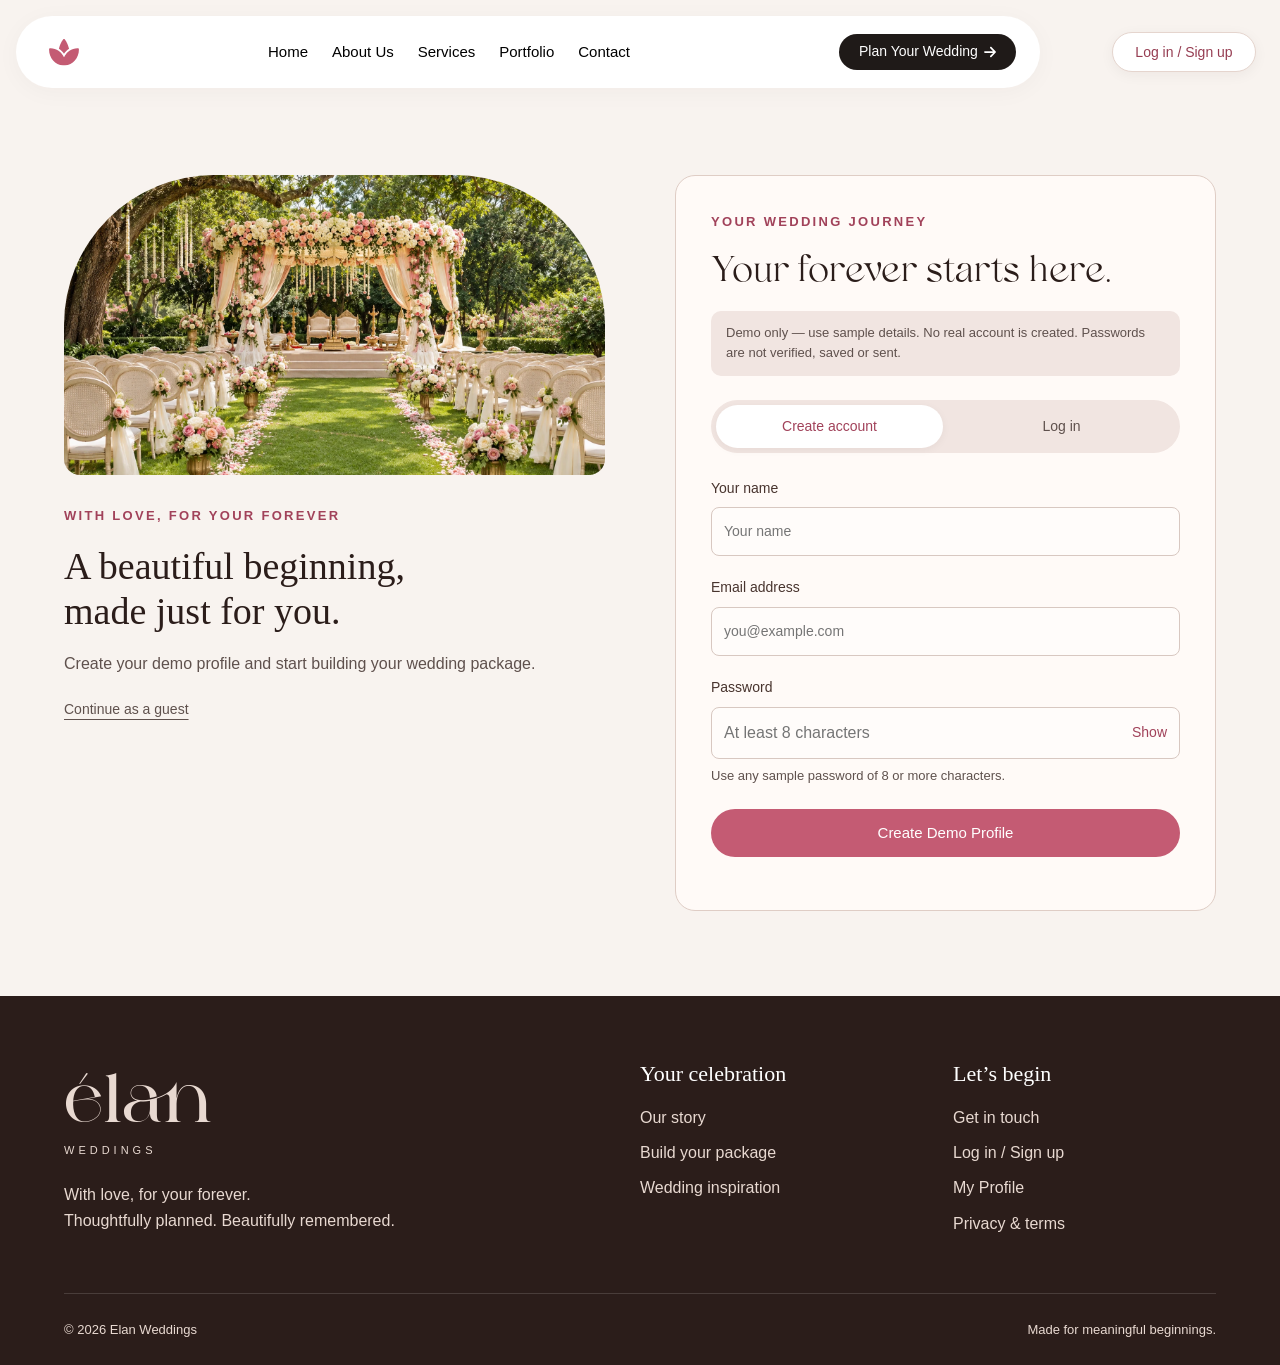
<file: login.html>
<!DOCTYPE html><html lang="en"><head><meta charset="UTF-8"><meta name="viewport" content="width=device-width, initial-scale=1"><meta name="description" content="Elan Weddings — thoughtful Indian wedding planning, bespoke celebrations and a personalized wedding package builder."><meta name="theme-color" content="#c45b73"><title>Login & Sign Up | Elan Weddings</title><link rel="icon" href="assets/b7664.svg" type="image/svg+xml"><link rel="stylesheet" href="shared.css"><link rel="stylesheet" href="login.css?v=flat-css-1"><script src="shared.js" defer></script><script src="login.js" defer></script></head><body data-page="login.html"><a class="skip" href="#main">Skip to content</a><header class="nav-wrap"><nav class="nav" aria-label="Main navigation"><a href="home.html" aria-label="Elan Weddings home"><img src="assets/b7664.svg" width="30" height="30" alt="Elan Weddings logo"></a><button class="menu-toggle" aria-expanded="false" aria-controls="nav-links" aria-label="Open navigation">☰</button><div class="nav-links" id="nav-links"><a href="home.html">Home</a><a href="about.html">About Us</a><a href="custom-service-builder.html">Services</a><a href="portfolio.html">Portfolio</a><a href="contact.html">Contact</a></div><a class="nav-cta" href="custom-service-builder.html">Plan Your Wedding<img src="assets/c464f.svg" width="12" height="14" alt=""></a></nav></header><div class="account-access" aria-label="Account"><a href="login.html" data-account-link>Log in / Sign up</a></div><main id="main"><div class="container account-layout"><aside class="account-story"><img src="assets/wedding-garden-hd.webp" alt="A romantic garden wedding"><p class="eyebrow">WITH LOVE, FOR YOUR FOREVER</p><h2>A beautiful beginning,<br>made just for you.</h2><p>Create your demo profile and start building your wedding package.</p><a class="text-link" href="home.html">Continue as a guest</a></aside><section id="login-dialog" class="account-form-panel" aria-labelledby="login-title">
  
  <p class="eyebrow">YOUR WEDDING JOURNEY</p>
  <h1 id="login-title">Your forever starts here.</h1>
  <p class="auth-demo-note">Demo only — use sample details. No real account is created. Passwords are not verified, saved or sent.</p>
  <div id="auth-fields">
    <div class="auth-modes" aria-label="Choose signup or login">
      <button class="auth-mode active" type="button" data-mode="signup" aria-pressed="true">Create account</button>
      <button class="auth-mode" type="button" data-mode="login" aria-pressed="false">Log in</button>
    </div>
    <form id="login-form">
      <label id="auth-name-field" for="auth-name">Your name<input id="auth-name" name="name" required maxlength="60" autocomplete="off" placeholder="Your name"></label>
      <label for="auth-email">Email address<input id="auth-email" name="email" type="email" required maxlength="254" autocomplete="off" placeholder="you@example.com"></label>
      <label for="auth-password">Password</label>
      <div class="password-field"><input id="auth-password" type="password" required minlength="8" maxlength="128" autocomplete="new-password" placeholder="At least 8 characters" aria-describedby="password-help"><button type="button" id="toggle-password" aria-label="Show or hide password" aria-controls="auth-password" aria-pressed="false">Show</button></div>
      <p id="password-help" class="small">Use any sample password of 8 or more characters.</p>
      <button class="btn" type="submit" id="auth-submit">Create Demo Profile</button>
    </form>
  </div>
  <div id="auth-success" hidden>
    <span class="auth-check" aria-hidden="true">✓</span>
    <p id="profile-email"></p>
    <p>Your demo profile is ready. Let’s plan something beautiful.</p>
    <a href="profile.html" class="btn">View My Profile</a><a href="custom-service-builder.html" class="btn btn-outline">Explore My Package</a>
    <button class="text-button" id="logout" type="button">Log out & clear demo profile</button>
  </div>
  <p id="login-status" role="status"></p>
</section></div></main><footer class="footer"><div class="container footer-grid"><div><a class="wordmark" href="home.html">élan<span>WEDDINGS</span></a><p>With love, for your forever.<br>Thoughtfully planned. Beautifully remembered.</p></div><div><h3>Your celebration</h3><a href="about.html">Our story</a><a href="custom-service-builder.html">Build your package</a><a href="portfolio.html">Wedding inspiration</a></div><div><h3>Let’s begin</h3><a href="contact.html">Get in touch</a><a href="login.html">Log in / Sign up</a><a href="profile.html">My Profile</a><a href="privacy.html">Privacy & terms</a></div></div><div class="container footer-bottom"><span>© 2026 Elan Weddings</span><span>Made for meaningful beginnings.</span></div></footer><div id="toast" role="status"></div></body></html>
</file>
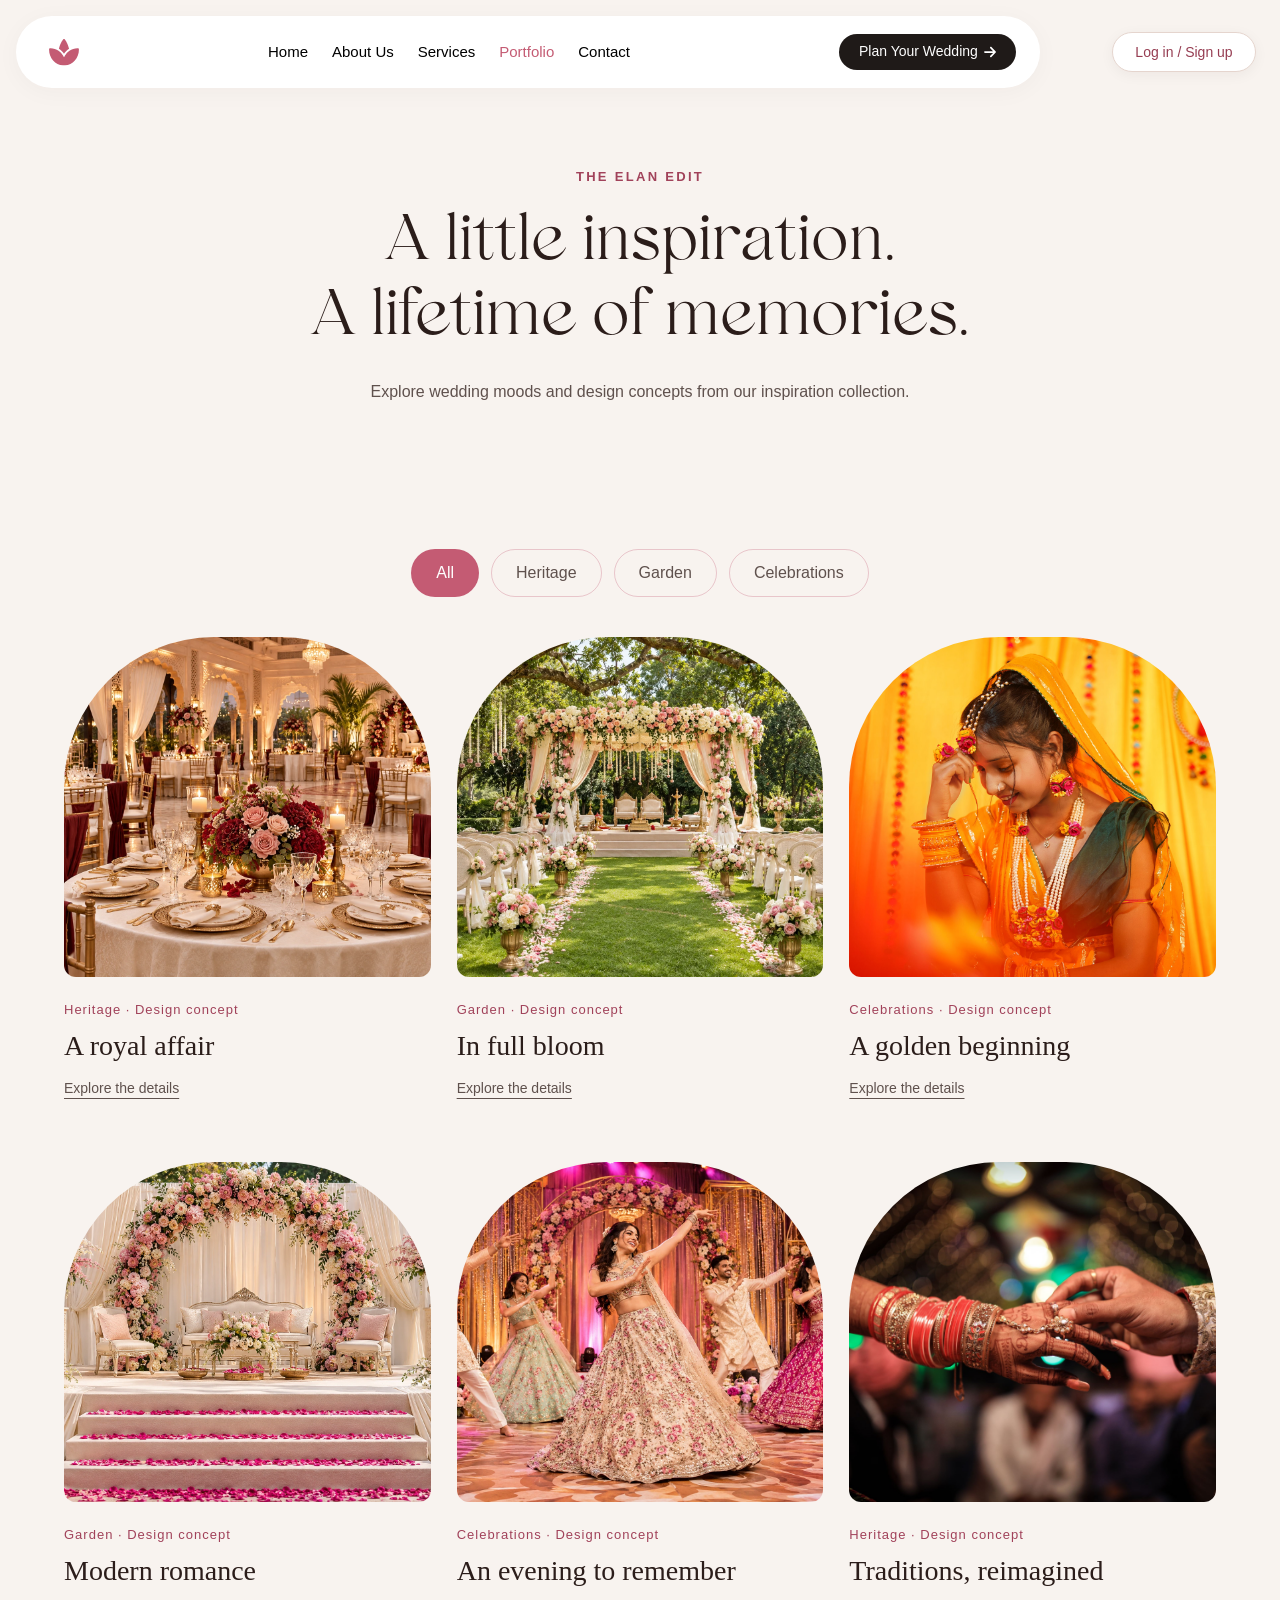
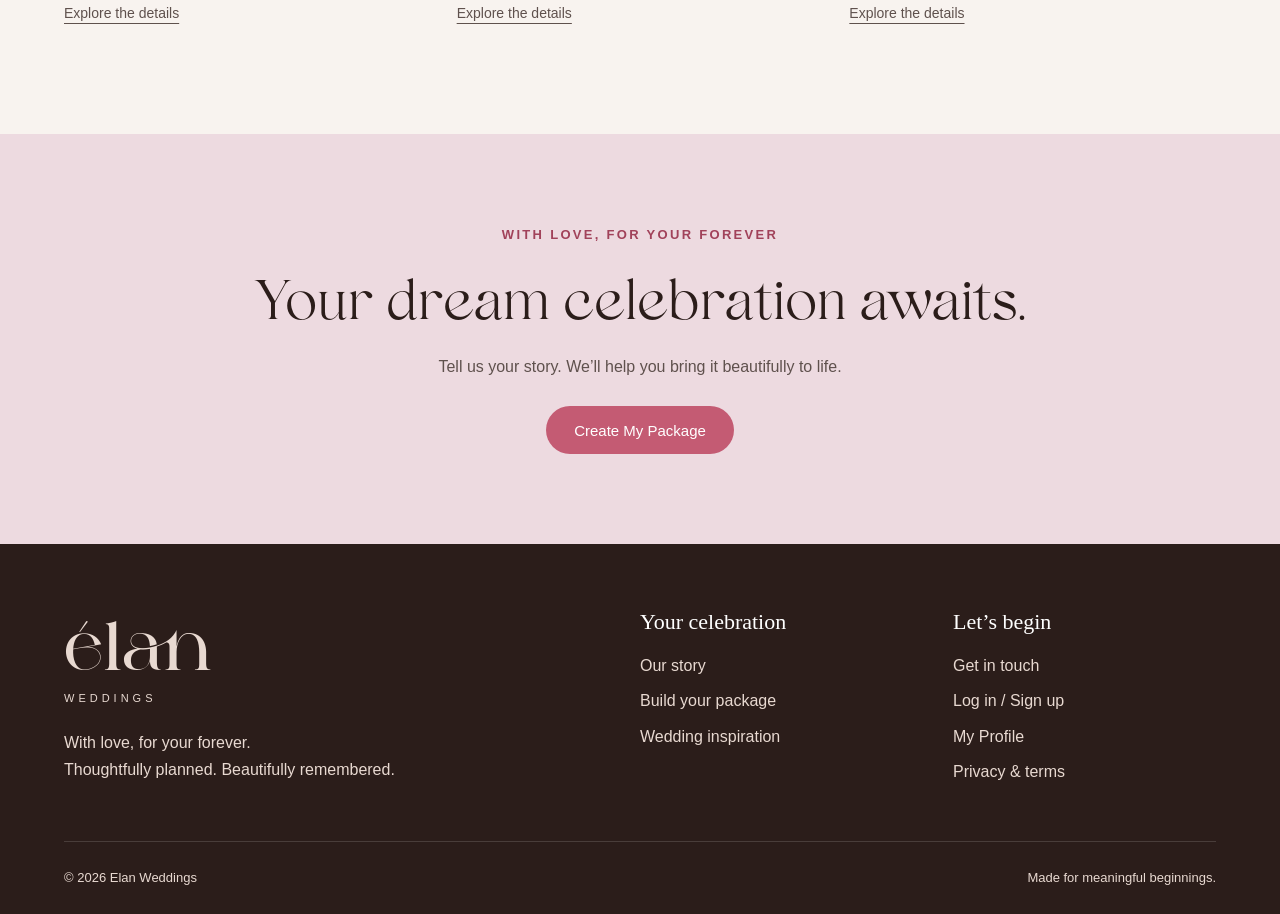
<file: portfolio.html>
<!DOCTYPE html><html lang="en"><head><meta charset="UTF-8"><meta name="viewport" content="width=device-width, initial-scale=1"><meta name="description" content="Elan Weddings — thoughtful Indian wedding planning, bespoke celebrations and a personalized wedding package builder."><meta name="theme-color" content="#c45b73"><title>Wedding Inspiration | Elan Weddings</title><link rel="icon" href="assets/b7664.svg" type="image/svg+xml"><link rel="stylesheet" href="shared.css"><link rel="stylesheet" href="portfolio.css?v=flat-css-1"><script src="shared.js" defer></script><script src="portfolio.js" defer></script></head><body data-page="portfolio.html"><a class="skip" href="#main">Skip to content</a><header class="nav-wrap"><nav class="nav" aria-label="Main navigation"><a href="home.html" aria-label="Elan Weddings home"><img src="assets/b7664.svg" width="30" height="30" alt="Elan Weddings logo"></a><button class="menu-toggle" aria-expanded="false" aria-controls="nav-links" aria-label="Open navigation">☰</button><div class="nav-links" id="nav-links"><a href="home.html">Home</a><a href="about.html">About Us</a><a href="custom-service-builder.html">Services</a><a href="portfolio.html" class="active" aria-current="page">Portfolio</a><a href="contact.html">Contact</a></div><a class="nav-cta" href="custom-service-builder.html">Plan Your Wedding<img src="assets/c464f.svg" width="12" height="14" alt=""></a></nav></header><div class="account-access" aria-label="Account"><a href="login.html" data-account-link>Log in / Sign up</a></div><main id="main"><section class="page-heading reveal"><p class="eyebrow">THE ELAN EDIT</p><h1>A little inspiration.<br>A lifetime of memories.</h1><p>Explore wedding moods and design concepts from our inspiration collection.</p></section><section class="container section"><div class="filters" aria-label="Filter inspiration"><button class="filter active" aria-pressed="true" data-filter="All">All</button><button class="filter " aria-pressed="false" data-filter="Heritage">Heritage</button><button class="filter " aria-pressed="false" data-filter="Garden">Garden</button><button class="filter " aria-pressed="false" data-filter="Celebrations">Celebrations</button></div><div class="gallery"><button class="gallery-card reveal" data-category="Heritage" data-story="0"><img src="assets/wedding-reception-hd.webp" alt="A royal affair wedding inspiration" loading="lazy"><span class="gallery-meta">Heritage · Design concept</span><h2>A royal affair</h2><span class="text-link">Explore the details</span></button><dialog class="story-dialog" id="story-0" aria-labelledby="story-title-0"><button class="close" data-close aria-label="Close inspiration">×</button><img src="assets/wedding-reception-hd.webp" alt="A royal affair"><div><p class="eyebrow">Heritage · INSPIRATION</p><h2 id="story-title-0">A royal affair</h2><p>Rich textures, traditional details and a regal palette for a celebration steeped in heritage.</p><a class="btn" href="custom-service-builder.html">Plan a Similar Celebration</a></div></dialog><button class="gallery-card reveal" data-category="Garden" data-story="1"><img src="assets/wedding-garden-hd.webp" alt="In full bloom wedding inspiration" loading="lazy"><span class="gallery-meta">Garden · Design concept</span><h2>In full bloom</h2><span class="text-link">Explore the details</span></button><dialog class="story-dialog" id="story-1" aria-labelledby="story-title-1"><button class="close" data-close aria-label="Close inspiration">×</button><img src="assets/wedding-garden-hd.webp" alt="In full bloom"><div><p class="eyebrow">Garden · INSPIRATION</p><h2 id="story-title-1">In full bloom</h2><p>Fresh florals and natural textures make room for romance in the open air.</p><a class="btn" href="custom-service-builder.html">Plan a Similar Celebration</a></div></dialog><button class="gallery-card reveal" data-category="Celebrations" data-story="2"><img src="assets/32705.png" alt="A golden beginning wedding inspiration" loading="lazy"><span class="gallery-meta">Celebrations · Design concept</span><h2>A golden beginning</h2><span class="text-link">Explore the details</span></button><dialog class="story-dialog" id="story-2" aria-labelledby="story-title-2"><button class="close" data-close aria-label="Close inspiration">×</button><img src="assets/32705.png" alt="A golden beginning"><div><p class="eyebrow">Celebrations · INSPIRATION</p><h2 id="story-title-2">A golden beginning</h2><p>A joyful haldi concept filled with warm colours, flowers and moments together.</p><a class="btn" href="custom-service-builder.html">Plan a Similar Celebration</a></div></dialog><button class="gallery-card reveal" data-category="Garden" data-story="3"><img src="assets/wedding-decor-hd.webp" alt="Modern romance wedding inspiration" loading="lazy"><span class="gallery-meta">Garden · Design concept</span><h2>Modern romance</h2><span class="text-link">Explore the details</span></button><dialog class="story-dialog" id="story-3" aria-labelledby="story-title-3"><button class="close" data-close aria-label="Close inspiration">×</button><img src="assets/wedding-decor-hd.webp" alt="Modern romance"><div><p class="eyebrow">Garden · INSPIRATION</p><h2 id="story-title-3">Modern romance</h2><p>Understated styling and a thoughtful palette for an intimate gathering.</p><a class="btn" href="custom-service-builder.html">Plan a Similar Celebration</a></div></dialog><button class="gallery-card reveal" data-category="Celebrations" data-story="4"><img src="assets/wedding-sangeet-hd.webp" alt="An evening to remember wedding inspiration" loading="lazy"><span class="gallery-meta">Celebrations · Design concept</span><h2>An evening to remember</h2><span class="text-link">Explore the details</span></button><dialog class="story-dialog" id="story-4" aria-labelledby="story-title-4"><button class="close" data-close aria-label="Close inspiration">×</button><img src="assets/wedding-sangeet-hd.webp" alt="An evening to remember"><div><p class="eyebrow">Celebrations · INSPIRATION</p><h2 id="story-title-4">An evening to remember</h2><p>A sangeet concept built around music, movement and a beautiful shared celebration.</p><a class="btn" href="custom-service-builder.html">Plan a Similar Celebration</a></div></dialog><button class="gallery-card reveal" data-category="Heritage" data-story="5"><img src="assets/5059a.png" alt="Traditions, reimagined wedding inspiration" loading="lazy"><span class="gallery-meta">Heritage · Design concept</span><h2>Traditions, reimagined</h2><span class="text-link">Explore the details</span></button><dialog class="story-dialog" id="story-5" aria-labelledby="story-title-5"><button class="close" data-close aria-label="Close inspiration">×</button><img src="assets/5059a.png" alt="Traditions, reimagined"><div><p class="eyebrow">Heritage · INSPIRATION</p><h2 id="story-title-5">Traditions, reimagined</h2><p>Meaningful rituals and timeless Indian details, thoughtfully brought together.</p><a class="btn" href="custom-service-builder.html">Plan a Similar Celebration</a></div></dialog></div></section><section class="invitation reveal"><div class="container"><p class="eyebrow">WITH LOVE, FOR YOUR FOREVER</p><h2>Your dream celebration awaits.</h2><p>Tell us your story. We’ll help you bring it beautifully to life.</p><a class="btn" href="custom-service-builder.html">Create My Package</a></div></section></main><footer class="footer"><div class="container footer-grid"><div><a class="wordmark" href="home.html">élan<span>WEDDINGS</span></a><p>With love, for your forever.<br>Thoughtfully planned. Beautifully remembered.</p></div><div><h3>Your celebration</h3><a href="about.html">Our story</a><a href="custom-service-builder.html">Build your package</a><a href="portfolio.html">Wedding inspiration</a></div><div><h3>Let’s begin</h3><a href="contact.html">Get in touch</a><a href="login.html">Log in / Sign up</a><a href="profile.html">My Profile</a><a href="privacy.html">Privacy & terms</a></div></div><div class="container footer-bottom"><span>© 2026 Elan Weddings</span><span>Made for meaningful beginnings.</span></div></footer><dialog id="login-dialog" aria-labelledby="login-title">
  <button class="close" data-close aria-label="Close login">×</button>
  <p class="eyebrow">YOUR WEDDING JOURNEY</p>
  <h2 id="login-title">Your forever starts here.</h2>
  <p class="auth-demo-note">Demo only — use sample details. No real account is created. Passwords are not verified, saved or sent.</p>
  <div id="auth-fields">
    <div class="auth-modes" aria-label="Choose signup or login">
      <button class="auth-mode active" type="button" data-mode="signup" aria-pressed="true">Create account</button>
      <button class="auth-mode" type="button" data-mode="login" aria-pressed="false">Log in</button>
    </div>
    <form id="login-form">
      <label id="auth-name-field" for="auth-name">Your name<input id="auth-name" name="name" required maxlength="60" autocomplete="off" placeholder="Your name"></label>
      <label for="auth-email">Email address<input id="auth-email" name="email" type="email" required maxlength="254" autocomplete="off" placeholder="you@example.com"></label>
      <label for="auth-password">Password</label>
      <div class="password-field"><input id="auth-password" type="password" required minlength="8" maxlength="128" autocomplete="new-password" placeholder="At least 8 characters" aria-describedby="password-help"><button type="button" id="toggle-password" aria-label="Show or hide password" aria-controls="auth-password" aria-pressed="false">Show</button></div>
      <p id="password-help" class="small">Use any sample password of 8 or more characters.</p>
      <button class="btn" type="submit" id="auth-submit">Create Demo Profile</button>
    </form>
  </div>
  <div id="auth-success" hidden>
    <span class="auth-check" aria-hidden="true">✓</span>
    <p id="profile-email"></p>
    <p>Your demo profile is ready. Let’s plan something beautiful.</p>
    <a href="profile.html" class="btn">View My Profile</a><a href="custom-service-builder.html" class="btn btn-outline">Explore My Package</a>
    <button class="text-button" id="logout" type="button">Log out & clear demo profile</button>
  </div>
  <p id="login-status" role="status"></p>
</dialog><div id="toast" role="status"></div></body></html>
</file>
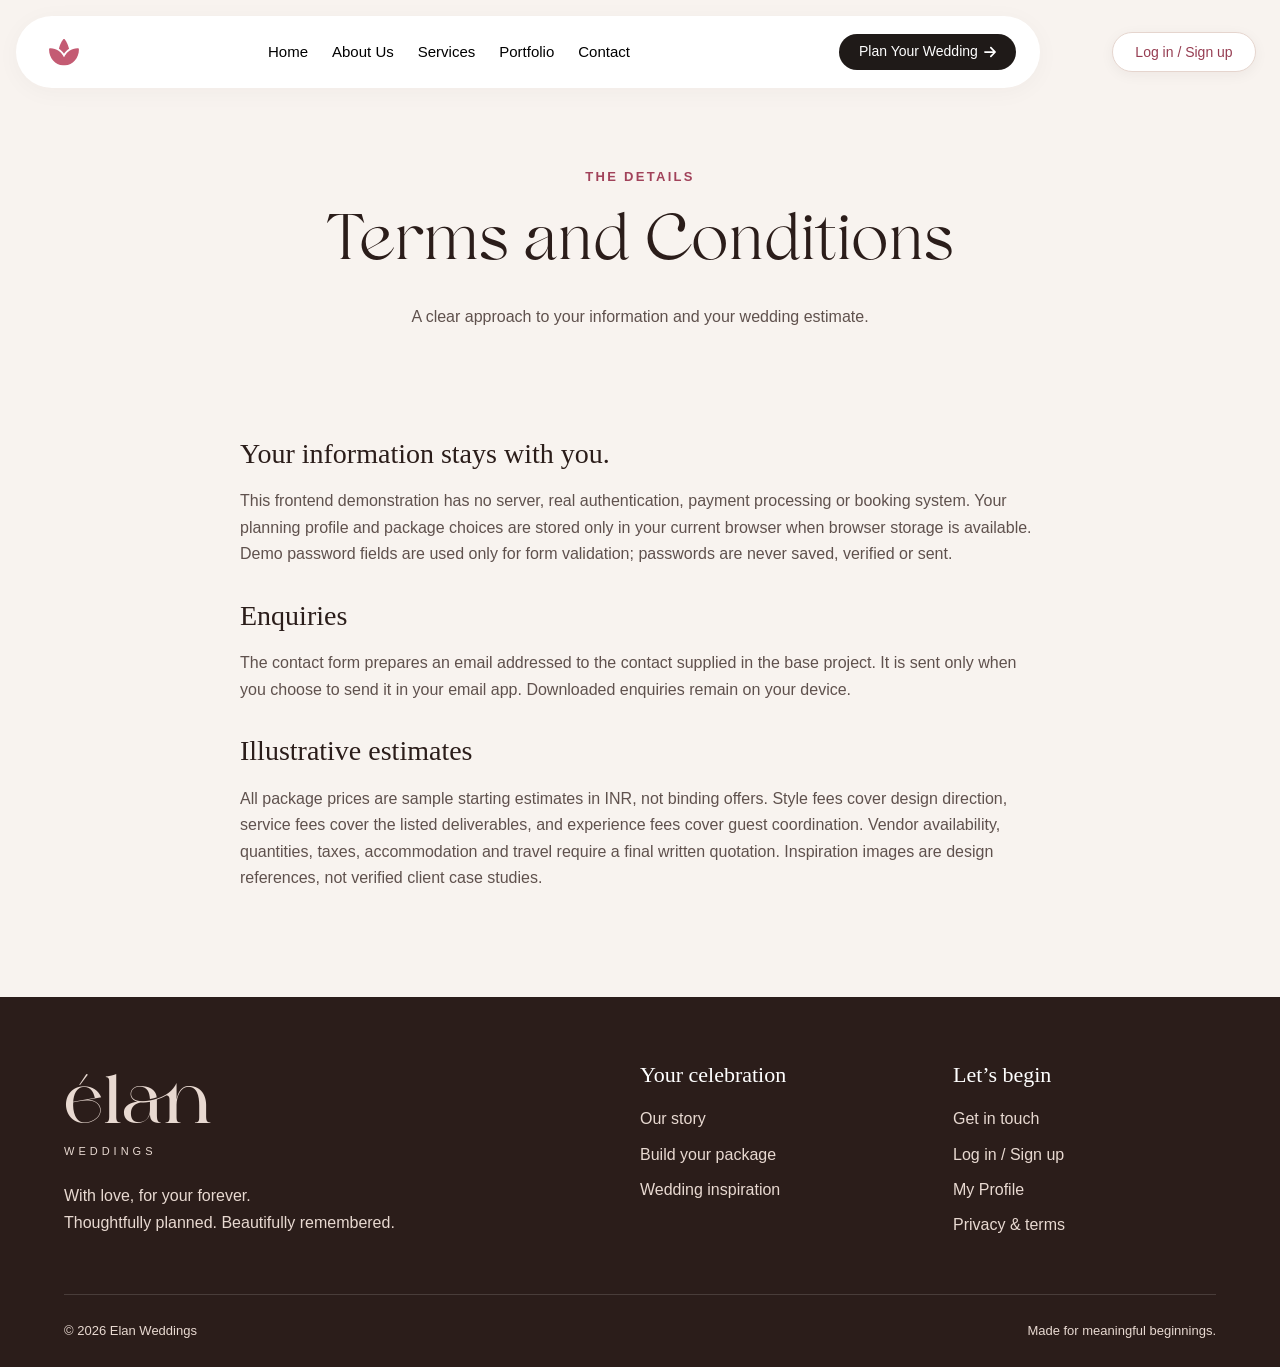
<file: privacy.html>
<!DOCTYPE html><html lang="en"><head><meta charset="UTF-8"><meta name="viewport" content="width=device-width, initial-scale=1"><meta name="description" content="Elan Weddings — thoughtful Indian wedding planning, bespoke celebrations and a personalized wedding package builder."><meta name="theme-color" content="#c45b73"><title>Terms and Conditions | Elan Weddings</title><link rel="icon" href="assets/b7664.svg" type="image/svg+xml"><link rel="stylesheet" href="shared.css"><link rel="stylesheet" href="privacy.css?v=flat-css-1"><script src="shared.js" defer></script></head><body data-page="privacy.html"><a class="skip" href="#main">Skip to content</a><header class="nav-wrap"><nav class="nav" aria-label="Main navigation"><a href="home.html" aria-label="Elan Weddings home"><img src="assets/b7664.svg" width="30" height="30" alt="Elan Weddings logo"></a><button class="menu-toggle" aria-expanded="false" aria-controls="nav-links" aria-label="Open navigation">☰</button><div class="nav-links" id="nav-links"><a href="home.html">Home</a><a href="about.html">About Us</a><a href="custom-service-builder.html">Services</a><a href="portfolio.html">Portfolio</a><a href="contact.html">Contact</a></div><a class="nav-cta" href="custom-service-builder.html">Plan Your Wedding<img src="assets/c464f.svg" width="12" height="14" alt=""></a></nav></header><div class="account-access" aria-label="Account"><a href="login.html" data-account-link>Log in / Sign up</a></div><main id="main"><section class="page-heading reveal"><p class="eyebrow">THE DETAILS</p><h1>Terms and Conditions</h1><p>A clear approach to your information and your wedding estimate.</p></section><section class="container section prose"><h2>Your information stays with you.</h2><p>This frontend demonstration has no server, real authentication, payment processing or booking system. Your planning profile and package choices are stored only in your current browser when browser storage is available. Demo password fields are used only for form validation; passwords are never saved, verified or sent.</p><h2>Enquiries</h2><p>The contact form prepares an email addressed to the contact supplied in the base project. It is sent only when you choose to send it in your email app. Downloaded enquiries remain on your device.</p><h2>Illustrative estimates</h2><p>All package prices are sample starting estimates in INR, not binding offers. Style fees cover design direction, service fees cover the listed deliverables, and experience fees cover guest coordination. Vendor availability, quantities, taxes, accommodation and travel require a final written quotation. Inspiration images are design references, not verified client case studies.</p></section></main><footer class="footer"><div class="container footer-grid"><div><a class="wordmark" href="home.html">élan<span>WEDDINGS</span></a><p>With love, for your forever.<br>Thoughtfully planned. Beautifully remembered.</p></div><div><h3>Your celebration</h3><a href="about.html">Our story</a><a href="custom-service-builder.html">Build your package</a><a href="portfolio.html">Wedding inspiration</a></div><div><h3>Let’s begin</h3><a href="contact.html">Get in touch</a><a href="login.html">Log in / Sign up</a><a href="profile.html">My Profile</a><a href="privacy.html">Privacy & terms</a></div></div><div class="container footer-bottom"><span>© 2026 Elan Weddings</span><span>Made for meaningful beginnings.</span></div></footer><dialog id="login-dialog" aria-labelledby="login-title">
  <button class="close" data-close aria-label="Close login">×</button>
  <p class="eyebrow">YOUR WEDDING JOURNEY</p>
  <h2 id="login-title">Your forever starts here.</h2>
  <p class="auth-demo-note">Demo only — use sample details. No real account is created. Passwords are not verified, saved or sent.</p>
  <div id="auth-fields">
    <div class="auth-modes" aria-label="Choose signup or login">
      <button class="auth-mode active" type="button" data-mode="signup" aria-pressed="true">Create account</button>
      <button class="auth-mode" type="button" data-mode="login" aria-pressed="false">Log in</button>
    </div>
    <form id="login-form">
      <label id="auth-name-field" for="auth-name">Your name<input id="auth-name" name="name" required maxlength="60" autocomplete="off" placeholder="Your name"></label>
      <label for="auth-email">Email address<input id="auth-email" name="email" type="email" required maxlength="254" autocomplete="off" placeholder="you@example.com"></label>
      <label for="auth-password">Password</label>
      <div class="password-field"><input id="auth-password" type="password" required minlength="8" maxlength="128" autocomplete="new-password" placeholder="At least 8 characters" aria-describedby="password-help"><button type="button" id="toggle-password" aria-label="Show or hide password" aria-controls="auth-password" aria-pressed="false">Show</button></div>
      <p id="password-help" class="small">Use any sample password of 8 or more characters.</p>
      <button class="btn" type="submit" id="auth-submit">Create Demo Profile</button>
    </form>
  </div>
  <div id="auth-success" hidden>
    <span class="auth-check" aria-hidden="true">✓</span>
    <p id="profile-email"></p>
    <p>Your demo profile is ready. Let’s plan something beautiful.</p>
    <a href="profile.html" class="btn">View My Profile</a><a href="custom-service-builder.html" class="btn btn-outline">Explore My Package</a>
    <button class="text-button" id="logout" type="button">Log out & clear demo profile</button>
  </div>
  <p id="login-status" role="status"></p>
</dialog><div id="toast" role="status"></div></body></html>
</file>
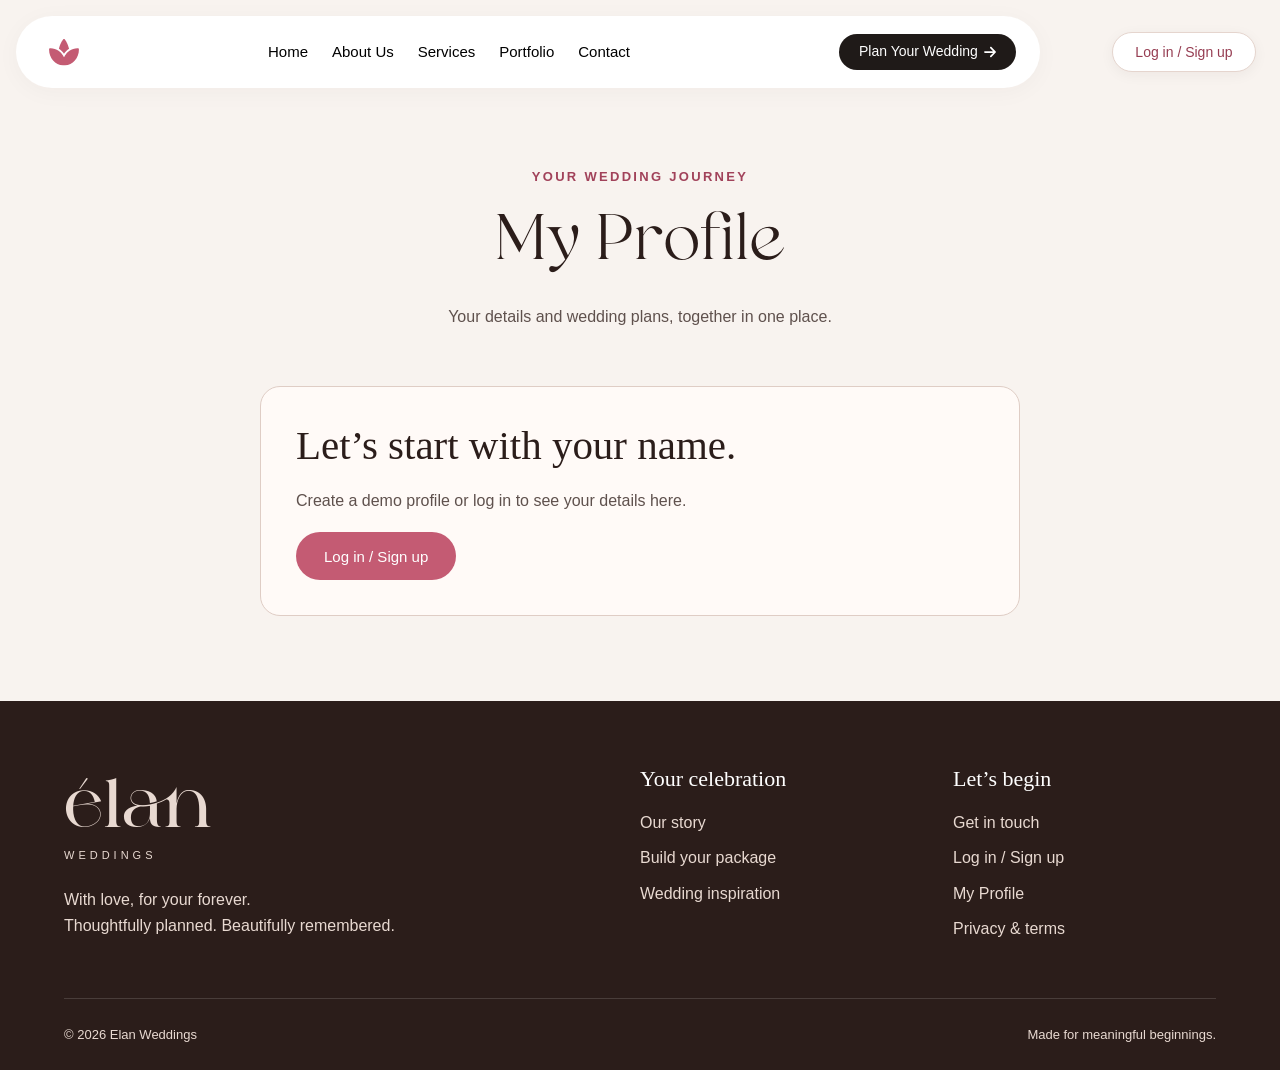
<file: profile.html>
<!DOCTYPE html><html lang="en"><head><meta charset="UTF-8"><meta name="viewport" content="width=device-width, initial-scale=1"><meta name="description" content="Elan Weddings — thoughtful Indian wedding planning, bespoke celebrations and a personalized wedding package builder."><meta name="theme-color" content="#c45b73"><title>My Profile | Elan Weddings</title><link rel="icon" href="assets/b7664.svg" type="image/svg+xml"><link rel="stylesheet" href="shared.css"><link rel="stylesheet" href="profile.css?v=flat-css-1"><script src="shared.js" defer></script><script src="profile.js" defer></script></head><body data-page="profile.html"><a class="skip" href="#main">Skip to content</a><header class="nav-wrap"><nav class="nav" aria-label="Main navigation"><a href="home.html" aria-label="Elan Weddings home"><img src="assets/b7664.svg" width="30" height="30" alt="Elan Weddings logo"></a><button class="menu-toggle" aria-expanded="false" aria-controls="nav-links" aria-label="Open navigation">☰</button><div class="nav-links" id="nav-links"><a href="home.html">Home</a><a href="about.html">About Us</a><a href="custom-service-builder.html">Services</a><a href="portfolio.html">Portfolio</a><a href="contact.html">Contact</a></div><a class="nav-cta" href="custom-service-builder.html">Plan Your Wedding<img src="assets/c464f.svg" width="12" height="14" alt=""></a></nav></header><div class="account-access" aria-label="Account"><a href="login.html" data-account-link>Log in / Sign up</a></div><main id="main"><section class="page-heading"><p class="eyebrow">YOUR WEDDING JOURNEY</p><h1>My Profile</h1><p>Your details and wedding plans, together in one place.</p></section><section class="container profile-panel"><div id="profile-empty"><h2>Let’s start with your name.</h2><p>Create a demo profile or log in to see your details here.</p><a class="btn" href="login.html">Log in / Sign up</a></div><div id="profile-details" hidden><span class="profile-avatar" id="profile-initial" aria-hidden="true"></span><h2 id="profile-name"></h2><p class="eyebrow">LOCAL DEMO PROFILE</p><dl><dt>Name</dt><dd id="profile-full-name"></dd><dt>Email address</dt><dd id="profile-email-value"></dd></dl><p class="small">Saved in this browser only. No real account or password is stored.</p><div class="profile-actions"><a class="btn" href="custom-service-builder.html">My Wedding Package</a><a class="btn btn-outline" href="contact.html">Plan with Us</a><button class="text-button" id="profile-logout" type="button">Log out & clear profile</button></div></div></section></main><footer class="footer"><div class="container footer-grid"><div><a class="wordmark" href="home.html">élan<span>WEDDINGS</span></a><p>With love, for your forever.<br>Thoughtfully planned. Beautifully remembered.</p></div><div><h3>Your celebration</h3><a href="about.html">Our story</a><a href="custom-service-builder.html">Build your package</a><a href="portfolio.html">Wedding inspiration</a></div><div><h3>Let’s begin</h3><a href="contact.html">Get in touch</a><a href="login.html">Log in / Sign up</a><a href="profile.html">My Profile</a><a href="privacy.html">Privacy & terms</a></div></div><div class="container footer-bottom"><span>© 2026 Elan Weddings</span><span>Made for meaningful beginnings.</span></div></footer><dialog id="login-dialog" aria-labelledby="login-title">
  <button class="close" data-close aria-label="Close login">×</button>
  <p class="eyebrow">YOUR WEDDING JOURNEY</p>
  <h2 id="login-title">Your forever starts here.</h2>
  <p class="auth-demo-note">Demo only — use sample details. No real account is created. Passwords are not verified, saved or sent.</p>
  <div id="auth-fields">
    <div class="auth-modes" aria-label="Choose signup or login">
      <button class="auth-mode active" type="button" data-mode="signup" aria-pressed="true">Create account</button>
      <button class="auth-mode" type="button" data-mode="login" aria-pressed="false">Log in</button>
    </div>
    <form id="login-form">
      <label id="auth-name-field" for="auth-name">Your name<input id="auth-name" name="name" required maxlength="60" autocomplete="off" placeholder="Your name"></label>
      <label for="auth-email">Email address<input id="auth-email" name="email" type="email" required maxlength="254" autocomplete="off" placeholder="you@example.com"></label>
      <label for="auth-password">Password</label>
      <div class="password-field"><input id="auth-password" type="password" required minlength="8" maxlength="128" autocomplete="new-password" placeholder="At least 8 characters" aria-describedby="password-help"><button type="button" id="toggle-password" aria-label="Show or hide password" aria-controls="auth-password" aria-pressed="false">Show</button></div>
      <p id="password-help" class="small">Use any sample password of 8 or more characters.</p>
      <button class="btn" type="submit" id="auth-submit">Create Demo Profile</button>
    </form>
  </div>
  <div id="auth-success" hidden>
    <span class="auth-check" aria-hidden="true">✓</span>
    <p id="profile-email"></p>
    <p>Your demo profile is ready. Let’s plan something beautiful.</p>
    <a href="profile.html" class="btn">View My Profile</a><a href="custom-service-builder.html" class="btn btn-outline">Explore My Package</a>
    <button class="text-button" id="logout" type="button">Log out & clear demo profile</button>
  </div>
  <p id="login-status" role="status"></p>
</dialog><div id="toast" role="status"></div></body></html>
</file>
<file: shared.css>
@font-face { font-family: Svetze; src: url('assets/Svetze.otf'); }
@font-face { font-family: Against; src: url('assets/Against regular.ttf'); }
* { box-sizing: border-box; }
html { scroll-behavior: smooth; scroll-padding-top: 115px; }
body {
  margin: 0;
  background: #f8f3ef;
  color: #5f514d;
  font: 16px/1.65 Arial, sans-serif;
}
h1, h2, h3, p { margin: 0 0 18px; }
h1, h2, h3 {
  font-family: Georgia, serif;
  font-weight: 400;
  color: #2b1d1a;
  line-height: 1.17;
}
h1 { font-family: Svetze, Georgia, serif; font-size: clamp(40px, 5vw, 68px); }
h2 { font-size: clamp(30px, 3.2vw, 46px); }
h3 { font-size: 25px; }
a { color: inherit; text-decoration: none; }
button, input, textarea, select { font: inherit; }
button, a, input, textarea, select { -webkit-tap-highlight-color: transparent; }
button { cursor: pointer; }
button:disabled { cursor: not-allowed; opacity: .5; }
img {
  display: block;
  max-width: 100%;
  object-fit: cover;
}
button { color: inherit; }
a:focus-visible, button:focus-visible, summary:focus-visible { outline: 3px solid #8c354c; outline-offset: 5px; }
input:focus, select:focus, textarea:focus { outline: 2px solid #c45b73; outline-offset: 2px; }
[hidden] { display: none; }
.container { width: min(1152px, calc(100% - 48px)); margin: auto; }
.section { padding-top: 88px; padding-bottom: 88px; }
.eyebrow, .step-kicker {
  font-size: 13px;
  letter-spacing: 2.3px;
  font-weight: 600;
  color: #a1425a;
  text-transform: uppercase;
}
.btn {
  display: inline-flex;
  justify-content: center;
  align-items: center;
  gap: 12px;
  min-height: 48px;
  padding: 12px 27px;
  border: 1px solid transparent;
  border-radius: 999px;
  background: #c45b73;
  color: white;
  font-size: 15px;
  line-height: 1.4;
  transition: background .2s, transform .2s;
}
.btn:hover { background: #a5435a; transform: translateY(-2px); }
.btn-outline {
  background: transparent;
  border-color: #c45b73;
  color: #a1425a;
}
.btn-outline:hover { color: white; }
.text-button {
  background: none;
  border: 0;
  padding: 8px 0;
  color: #a1425a;
  text-decoration: underline;
  text-underline-offset: 4px;
}
.small { font-size: 13px; line-height: 1.6; }
.skip {
  position: fixed;
  left: 16px;
  top: -100px;
  background: white;
  z-index: 100;
  padding: 12px;
}
.skip:focus { top: 10px; }
.nav-wrap {
  position: absolute;
  top: 0;
  left: 0;
  width: 100%;
  z-index: 20;
}
.nav {
  position: relative;
  display: flex;
  align-items: center;
  width: 1024px;
  max-width: calc(100% - 32px);
  height: 72px;
  margin: 16px auto 0;
  padding: 0 24px 0 33px;
  border-radius: 9999px;
  background: #fff;
  box-shadow: 0 4px 24px #2b1d1a09;
}
.nav>a:first-child { flex-shrink: 0; }
.nav-links {
  display: flex;
  gap: 40px;
  margin-left: 168.5px;
  font-size: 15px;
  line-height: 22px;
  white-space: nowrap;
}
.nav-links a { color: #000; }
.nav-links a.active, .nav-links a:hover { color: #c45b73; }
.nav-cta {
  display: flex;
  align-items: center;
  justify-content: space-between;
  width: 177px;
  flex-shrink: 0;
  height: 36px;
  margin-left: auto;
  padding: 0 20px;
  border-radius: 9999px;
  background: #1f1a18;
  color: #fff;
  font-size: 14px;
  white-space: nowrap;
}
.menu-toggle { display: none; }
details { padding: 22px 0; border-bottom: 1px solid #dfd0c9; }
summary {
  cursor: pointer;
  color: #2b1d1a;
  font-size: 18px;
}
details p { margin: 20px 0 0; }
.page-heading {
  padding: 166px 24px 55px;
  text-align: center;
  max-width: 1000px;
  margin: auto;
}
.page-heading>p:last-child { max-width: 620px; margin: 24px auto 0; }
.split {
  display: grid;
  grid-template-columns: 1fr 1fr;
  gap: 80px;
  align-items: center;
}
.split .btn { margin-top: 18px; }
.three-grid {
  display: grid;
  grid-template-columns: repeat(3, 1fr);
  gap: 50px;
  margin-top: 55px;
}
.footer {
  background: #2b1d1a;
  color: #e8d9d1;
  padding: 65px 0 0;
}
.footer-grid {
  display: grid;
  grid-template-columns: 2fr 1fr 1fr;
  gap: 50px;
}
.footer h3 { color: #fff; font-size: 22px; }
.footer a, .footer .text-button {
  display: block;
  margin-bottom: 9px;
  color: #e8d9d1;
}
.wordmark { font: 54px Against, Georgia, serif; color: #fff; }
.wordmark span {
  display: block;
  font: 11px Arial, sans-serif;
  letter-spacing: 4px;
  margin: 8px 0 26px;
}
.footer-bottom {
  border-top: 1px solid #ffffff24;
  padding: 25px 0;
  margin-top: 40px;
  display: flex;
  justify-content: space-between;
  font-size: 13px;
}
.form-grid {
  display: grid;
  grid-template-columns: 1fr 1fr;
  gap: 0 20px;
}
label {
  display: block;
  font-size: 14px;
  color: #48342e;
  margin-bottom: 20px;
}
input, select, textarea {
  width: 100%;
  padding: 12px;
  border: 1px solid #d8c8c1;
  border-radius: 8px;
  margin-top: 7px;
  background: #fffcfa;
  color: #38251f;
}
textarea { resize: vertical; }
dialog {
  border: 1px solid #dfcdc5;
  border-radius: 20px;
  background: #fffaf7;
  color: #5f514d;
  padding: 40px;
  width: min(520px, calc(100% - 32px));
  max-height: 90vh;
  overflow: auto;
  box-shadow: 0 20px 100px #0003;
}
dialog::backdrop { background: #23161299; backdrop-filter: blur(5px); }
dialog h2 { font-size: 34px; }
body:has(dialog[open]) { overflow: hidden; }
.close {
  position: absolute;
  right: 14px;
  top: 10px;
  border: 0;
  background: none;
  font-size: 28px;
  color: #5f514d;
  width: 35px;
  height: 35px;
}
.reveal { animation: appear .8s both; }
.reveal.pending {
  opacity: 0;
  transform: translateY(24px);
  animation: none;
}
.reveal.visible {
  opacity: 1;
  transform: none;
  transition: opacity .8s, transform .8s;
}
#toast {
  position: fixed;
  bottom: 25px;
  left: 50%;
  transform: translateX(-50%);
  max-width: 90%;
  border-radius: 12px;
  background: #2b1d1a;
  color: white;
  padding: 14px 24px;
  z-index: 150;
  display: none;
}
#toast.show { display: block; }
@keyframes appear {
  from { opacity: 0; transform: translateY(18px); }
  to { opacity: 1; transform: none; }
}
@media(max-width:1100px) {
  .nav-links {
    margin-left: auto;
    gap: 25px;
    margin-right: 25px;
  }
}
@media(max-width:800px) {
  .nav { padding: 0 20px; height: 72px; }
  .nav-links {
    display: none;
    position: absolute;
    top: 84px;
    left: 0;
    width: 100%;
    margin: 0;
    background: white;
    border-radius: 22px;
    padding: 20px;
    box-shadow: 0 10px 30px #0002;
    flex-direction: column;
    gap: 0;
  }
  .nav-links.open { display: flex; }
  .nav-links a { padding: 10px; }
  .menu-toggle {
    display: block;
    border: 0;
    background: none;
    font-size: 24px;
    margin-left: auto;
    margin-right: 20px;
  }
  .nav-cta { margin-left: 0; }
  .split { gap: 35px; }
  .three-grid { gap: 25px; }
  .footer-grid { gap: 30px; }
  .section { padding-top: 60px; padding-bottom: 60px; }
}
@media(max-width:540px) {
  .container { width: calc(100% - 32px); }
  .nav-cta {
    width: 160px;
    padding: 0 14px;
    font-size: 13px;
  }
  .menu-toggle { margin-right: 12px; }
  .split, .three-grid { grid-template-columns: 1fr; }
  .page-heading { padding-top: 145px; }
  .page-heading h1 { font-size: 40px; }
  .form-grid, .footer-grid { grid-template-columns: 1fr; }
  .footer-bottom { display: block; }
  .footer-bottom span { display: block; }
  .footer { padding-top: 40px; }
  .footer-grid { gap: 25px; }
  .three-grid { margin-top: 35px; }
}
@media(prefers-reduced-motion:reduce) {
  html { scroll-behavior: auto; }
  *, *:before, *:after {
    animation-duration: .01ms;
    animation-delay: 0s;
    transition-duration: .01ms;
  }
  .reveal.pending { opacity: 1; transform: none; }
}
img[src^="assets/wedding-"][src$="-hd.webp"] { filter: blur(0.45px); }
.account-access {
  position: absolute;
  z-index: 21;
  top: 100px;
  right: max(24px, calc((100% - 1024px) / 2));
  display: flex;
  gap: 8px;
}
.account-access a {
  background: #fff;
  border: 1px solid #e5d5ce;
  border-radius: 24px;
  padding: 8px 16px;
  font-size: 14px;
  color: #963d52;
  box-shadow: 0 3px 14px #2b1d1a0d;
}
.account-access a:hover { background: #eddae0; }
@media(max-width:540px) {
  .account-access { top: 100px; right: 16px; }
  .account-access a { font-size: 13px; padding: 7px 13px; }
  .account-access ~ main .page-heading { padding-top: 170px; }
}
.nav { margin-top: 16px; }
.account-access { top: 32px; right: 24px; }
.account-access a {
  display: inline-flex;
  align-items: center;
  justify-content: center;
  width: 144px;
  min-width: 144px;
  height: 40px;
  padding: 0 12px;
  border-radius: 999px;
  font-size: 14px; line-height: 1; white-space: nowrap;
}
.page-heading { padding-top: 166px; }
@media(min-width:801px) and (max-width:1399px) {
  .nav {
    width: calc(100% - 208px); max-width: 1024px; margin-left: 16px; margin-right: 0;
  }
  .nav-links {
    margin-left: auto; margin-right: 20px; gap: 24px;
  }
}
@media(min-width:801px) and (max-width:1100px) {
  .nav-links {
    display: none; position: absolute; top: 84px; left: 0; width: 100%; margin: 0;
    background: white; border-radius: 22px; padding: 20px; box-shadow: 0 10px 30px #0002;
    flex-direction: column; gap: 0;
  }
  .nav-links.open { display: flex; }
  .nav-links a { padding: 10px; }
  .menu-toggle {
    display: block; border: 0; background: none; font-size: 24px; margin-left: auto;
    margin-right: 20px;
  }
  .nav-cta { margin-left: 0; }
}
@media(max-width:800px) {
  .nav { margin-top: 64px; }
  .account-access { top: 12px; right: 16px; }
  .page-heading { padding-top: 214px; }
}
@media(max-width:540px) {
  .account-access a {
    width: 144px; min-width: 144px; height: 40px; padding: 0 12px; font-size: 14px;
  }
  .page-heading, .account-access ~ main .page-heading { padding-top: 194px; }
}
</file>
<file: about.css>
.invitation {
  text-align: center;
  padding: 90px 24px;
  background: #eddae0;
}
.invitation h2 { font-family: Svetze, Georgia, serif; font-size: clamp(38px, 4.3vw, 58px); }
.invitation p { margin-bottom: 26px; }
.arch-photo {
  width: 100%;
  height: 560px;
  border-radius: 220px 220px 18px 18px;
}
.soft { background: #efe4df; }
.soft .container>h2, .soft .container>.eyebrow { text-align: center; }
.flower {
  display: block;
  font-size: 38px;
  color: #c45b73;
  line-height: 1;
  margin-bottom: 20px;
}
@media(max-width:800px) {
  .arch-photo { height: 450px; }
}
@media(max-width:540px) {
  .arch-photo { height: 400px; }
  .invitation { padding: 65px 20px; }
}
</file>
<file: contact.css>
.title { font-size: clamp(30px, 3.5vw, 48px); }
.services { padding: 55px 0 80px; text-align: center; }
.services>.container>.btn { margin-top: 30px; }
.filter {
  border: 1px solid #c45b734d;
  border-radius: 30px;
  padding: 10px 24px;
  background: transparent;
}
.filter.active { background: #c45b73; color: white; }
.contact-layout {
  display: grid;
  grid-template-columns: 1fr 1.6fr;
  gap: 65px;
}
.contact-info img {
  width: 100%;
  height: 270px;
  border-radius: 140px 140px 12px 12px;
  margin-bottom: 30px;
}
.contact-info a { display: block; color: #a1425a; }
.contact-info h2 { font-size: 32px; }
.form-panel {
  padding: 35px;
  border: 1px solid #e6d9d3;
  border-radius: 18px;
  background: white;
}
.form-panel h2 { font-size: 34px; }
.consent {
  display: flex;
  align-items: center;
  gap: 8px;
}
.consent input {
  width: 17px;
  height: 17px;
  margin: 0;
}
.consent a { text-decoration: underline; }
#enquiry-result {
  background: #f8f3ef;
  padding: 22px;
  margin-top: 25px;
  border-radius: 12px;
}
#enquiry-result .btn { margin-top: 12px; }
#contact-package {
  margin-top: 28px;
  padding: 20px;
  border: 1px solid #d8c8c1;
  border-radius: 12px;
}
#contact-package:empty { display: none; }
@media(max-width:1100px) {
  .contact-layout { gap: 30px; }
}
@media(max-width:800px) {
  .contact-layout { grid-template-columns: 1fr; }
  .contact-info {
    display: grid;
    grid-template-columns: 1fr 1fr;
    column-gap: 30px;
  }
  .contact-info img { grid-row: 1/7; }
  .contact-info h2 { font-size: 28px; }
}
@media(max-width:540px) {
  .services { padding: 40px 0; }
  .filter { padding: 9px 16px; font-size: 14px; }
  .form-panel { padding: 24px 18px; }
  .contact-info { display: block; }
  .contact-info img { height: 300px; }
}
@media (width > 800px) {
  .contact-layout { padding-top: 20px; }
}
</file>
<file: custom-service-builder.css>
.services { padding: 55px 0 80px; text-align: center; }
.cards {
  display: grid;
  grid-template-columns: repeat(3, 1fr);
  gap: 24px;
}
.card { text-align: left; }
.card img {
  width: 100%;
  height: 240px;
  border-radius: 16px;
}
.card h3 { margin: 23px 0 12px; }
.card p { font-size: 15px; }
.services>.container>.btn { margin-top: 30px; }
.invitation {
  text-align: center;
  padding: 90px 24px;
  background: #eddae0;
}
.invitation h2 { font-family: Svetze, Georgia, serif; font-size: clamp(38px, 4.3vw, 58px); }
.invitation p { margin-bottom: 26px; }
.flower {
  display: block;
  font-size: 38px;
  color: #c45b73;
  line-height: 1;
  margin-bottom: 20px;
}
.builder-cover {
  width: min(1152px, calc(100% - 48px));
  margin: 0 auto 60px;
  height: 220px;
  overflow: hidden;
  border-radius: 16px;
}
.builder-cover img { width: 100%; height: 100%; }
.builder-layout {
  display: grid;
  grid-template-columns: minmax(0, 1fr) 310px;
  gap: 34px;
  align-items: start;
  padding-bottom: 85px;
}
.step {
  padding: 0 0 40px;
  margin-bottom: 38px;
  border-bottom: 1px solid #dfd0c9;
}
.step-number { display: none; }
.step h2 { font-size: 32px; }
.step-sub { font-size: 15px; }
.step .cards { grid-template-columns: repeat(2, 1fr); gap: 16px; }
.option-card {
  position: relative;
  padding: 0 0 18px;
  overflow: hidden;
  background: white;
  border: 1px solid #e4d8d2;
  border-radius: 14px;
  text-align: left;
  transition: border-color .2s, box-shadow .2s;
}
.option-card:hover { border-color: #c45b73; }
.option-card.selected { border: 2px solid #c45b73; box-shadow: 0 0 0 3px #c45b7318; }
.card-media { position: relative; display: block; }
.card-media img { width: 100%; height: 150px; }
.badge {
  position: absolute;
  right: 12px;
  top: 12px;
  background: white;
  border: 1px solid #ccc;
  width: 25px;
  height: 25px;
  border-radius: 50%;
}
.selected .badge { background: #c45b73; border-color: #c45b73; }
.selected .badge:after {
  content: '✓';
  display: block;
  text-align: center;
  color: white;
  line-height: 23px;
}
.card-title, .card-desc, .card-price { display: block; padding: 0 17px; }
.card-title {
  font: 21px/1.25 Georgia, serif;
  color: #2b1d1a;
  margin-top: 18px;
}
.card-desc {
  font-size: 14px;
  line-height: 1.5;
  margin: 10px 0;
  min-height: 42px;
}
.card-price {
  font-size: 16px;
  font-weight: bold;
  color: #a1425a;
}
.sidebar { position: sticky; top: 24px; }
.sidebar-card {
  background: #fff;
  border: 1px solid #e4d8d2;
  border-radius: 18px;
  padding: 26px;
}
.sidebar h2 { font-size: 31px; }
.sidebar-card>p { font-size: 14px; }
.sidebar .btn {
  width: 100%;
  margin-top: 10px;
  padding: 12px;
}
.package-row {
  display: grid;
  grid-template-columns: 1fr auto;
  gap: 12px;
  padding: 14px 0;
  border-bottom: 1px solid #eee3df;
  font-size: 14px;
}
.package-row small {
  display: block;
  color: #94756c;
  text-transform: capitalize;
}
.remove-item {
  border: 0;
  background: none;
  color: #a1425a;
  padding: 0 0 0 7px;
  font-size: 19px;
}
.package-total {
  padding: 22px 0;
  display: flex;
  flex-direction: column;
  gap: 8px;
}
.package-total strong { font: 32px Georgia, serif; color: #2b1d1a; }
.filter {
  border: 1px solid #c45b734d;
  border-radius: 30px;
  padding: 10px 24px;
  background: transparent;
}
.filter.active { background: #c45b73; color: white; }
@media(max-width:1100px) {
  .builder-layout { gap: 22px; grid-template-columns: minmax(0, 1fr) 290px; }
}
@media(max-width:800px) {
  .cards { gap: 20px; }
  .card img { height: 180px; }
  .card h3 { font-size: 23px; }
  .builder-layout { grid-template-columns: 1fr; }
  .sidebar { position: static; grid-row: 1; }
  .sidebar-card { padding: 24px; }
  .sidebar-card>.flower { display: none; }
  .package-total {
    flex-direction: row;
    align-items: center;
    justify-content: space-between;
  }
  .sidebar .btn {
    width: auto;
    display: inline-flex;
    margin-right: 8px;
  }
  .sidebar .text-button { margin-left: 10px; }
}
@media(max-width:540px) {
  .cards { grid-template-columns: 1fr; }
  .card img { height: 250px; }
  .card { margin-bottom: 20px; }
  .services { padding: 40px 0; }
  .filter { padding: 9px 16px; font-size: 14px; }
  .step .cards { gap: 12px; }
  .card-media img { height: 120px; }
  .card-title { font-size: 19px; padding: 0 12px; }
  .card-desc, .card-price { padding: 0 12px; }
  .card-desc { min-height: 65px; }
  .builder-cover { height: 180px; width: calc(100% - 32px); }
  .invitation { padding: 65px 20px; }
}
</file>
<file: home.css>
.hero {
  position: relative;
  min-height: 810px;
  overflow: hidden;
  background: #3a2a26;
  padding: 240px 24px 160px;
  text-align: center;
}
.hero-bg, .hero-shade, .hero-fade {
  position: absolute;
  inset: 0;
  width: 100%;
  height: 100%;
}
.hero-shade { background: #21130f55; }
.hero-fade {
  top: auto;
  height: 160px;
  background: linear-gradient(transparent, #fff);
}
.hero-text, .hero-buttons { position: relative; }
.hero-small {
  font-family: Svetze, Georgia, serif;
  font-size: 48px;
  color: #fff;
  line-height: 1.15;
}
.hero-big {
  font-family: Svetze, Georgia, serif;
  font-size: clamp(42px, 4.7vw, 66px);
  color: white;
  max-width: 1000px;
  margin: 12px auto 22px;
  text-shadow: 0 3px 12px #0003;
}
.hero-desc {
  max-width: 768px;
  margin: auto;
  color: #fff;
  font-size: 20px;
  line-height: 1.6;
}
.hero-buttons {
  display: flex;
  gap: 16px;
  justify-content: center;
  margin-top: 48px;
}
.btn-watch { background: #fff; color: #a1425a; }
.kicker { font: 25px Georgia, serif; color: #c45b73; }
.title { font-size: clamp(30px, 3.5vw, 48px); }
.about { background: #fff; padding: 55px 24px 80px; }
.about-inner {
  position: relative;
  max-width: 1320px;
  margin: auto;
  min-height: 420px;
  display: grid;
  grid-template-columns: 1fr 2fr 1fr;
  gap: 24px;
  align-items: center;
}
.about-center {
  grid-column: 2;
  grid-row: 1/3;
  text-align: center;
  padding: 15px;
}
.about-photo {
  width: 100%;
  height: 170px;
  border-radius: 18px;
}
.about-photo:nth-child(2) { grid-row: 2; transform: translateX(-10px); }
.about-photo:nth-child(3) { grid-column: 3; grid-row: 1; }
.about-photo:nth-child(4) {
  grid-column: 3;
  grid-row: 2;
  transform: translateX(10px);
}
.about-badge {
  width: 40px;
  height: 40px;
  border-radius: 50%;
  background: #c45b73;
  display: grid;
  place-items: center;
  margin: 0 auto 20px;
}
.about-text {
  font-family: Georgia, serif;
  font-style: italic;
  line-height: 1.8;
}
.about-buttons {
  display: flex;
  justify-content: center;
  gap: 12px;
  margin-top: 28px;
}
.strip { padding: 30px 24px; }
.strip-row {
  max-width: 1152px;
  display: grid;
  grid-template-columns: repeat(6, 1fr);
  gap: 16px;
  margin: auto;
}
.strip-row img {
  width: 100%;
  height: 130px;
  border-radius: 14px;
}
.services { padding: 55px 0 80px; text-align: center; }
.lead { max-width: 768px; margin: 20px auto 38px; }
.cards {
  display: grid;
  grid-template-columns: repeat(3, 1fr);
  gap: 24px;
}
.card { text-align: left; }
.card img {
  width: 100%;
  height: 240px;
  border-radius: 16px;
}
.card h3 { margin: 23px 0 12px; }
.card p { font-size: 15px; }
.services>.container>.btn { margin-top: 30px; }
.faq { max-width: 850px; }
.faq h2 { margin-bottom: 40px; }
.invitation {
  text-align: center;
  padding: 90px 24px;
  background: #eddae0;
}
.invitation h2 { font-family: Svetze, Georgia, serif; font-size: clamp(38px, 4.3vw, 58px); }
.invitation p { margin-bottom: 26px; }
.login-nudge {
  position: fixed;
  z-index: 30;
  left: 24px;
  top: 110px;
  padding: 25px;
  width: 310px;
  background: #fffaf7;
  border: 1px solid #e7d7d0;
  border-radius: 16px;
  box-shadow: 0 15px 70px #2b1d1a24;
  animation: appear .6s both;
}
.login-nudge h3 { font-size: 25px; }
.login-nudge p { font-size: 14px; }
.login-nudge .eyebrow { font-size: 11px; }
.login-nudge .text-button {
  display: block;
  margin: auto;
  font-size: 13px;
}
.intro {
  position: fixed;
  inset: 0;
  z-index: 100;
  display: flex;
  flex-direction: column;
  align-items: center;
  justify-content: center;
  background: #f8f3ef;
  pointer-events: none;
  animation: intro-exit .65s 1.8s forwards;
}
.intro img {
  width: 62px;
  height: 62px;
  animation: logo-bloom 1.5s both;
}
.intro-name {
  font: 100px Against, Georgia, serif;
  color: #2b1d1a;
  margin-top: 25px;
  animation: appear 1.4s both;
}
.intro>p {
  letter-spacing: 7px;
  font-size: 12px;
  color: #a1425a;
}
.intro>span { font: italic 18px Georgia, serif; margin-top: 20px; }
@keyframes logo-bloom {
  from { opacity: 0; transform: rotate(-60deg) scale(.5); }
  to { opacity: 1; transform: none; }
}
@keyframes intro-exit {
  to { opacity: 0; visibility: hidden; }
}
@media(max-width:1100px) {
  .about-inner { grid-template-columns: 1fr 2.5fr 1fr; }
  .about-photo { height: 150px; }
}
@media(max-width:800px) {
  .hero { min-height: 740px; }
  .hero-small { font-size: 35px; }
  .hero-desc { font-size: 17px; }
  .about-inner { display: block; }
  .about-photo { display: none; }
  .about-center { max-width: 600px; margin: auto; }
  .strip-row { grid-template-columns: repeat(3, 1fr); }
  .cards { gap: 20px; }
  .card img { height: 180px; }
  .card h3 { font-size: 23px; }
  .login-nudge { top: 105px; left: 16px; }
}
@media(max-width:540px) {
  .hero { padding: 200px 22px 100px; min-height: 750px; }
  .hero-big { font-size: 45px; }
  .hero-small { font-size: 30px; }
  .hero-buttons { gap: 10px; flex-wrap: wrap; }
  .hero-buttons .btn { padding: 12px 20px; }
  .about { padding: 40px 12px; }
  .about-center { padding: 10px; }
  .about-buttons { flex-wrap: wrap; }
  .strip { padding: 20px 16px; }
  .strip-row { gap: 10px; }
  .strip-row img { height: 100px; }
  .cards { grid-template-columns: 1fr; }
  .card img { height: 250px; }
  .card { margin-bottom: 20px; }
  .services { padding: 40px 0; }
  .intro-name { font-size: 80px; }
  .intro>span { font-size: 15px; }
  .login-nudge { width: calc(100% - 32px); max-width: 310px; }
  .invitation { padding: 65px 20px; }
}
@media(prefers-reduced-motion:reduce) {
  .intro { display: none; }
}
.text-reveal { animation: text-rise 1s cubic-bezier(.22, 1, .36, 1) both; animation-delay: var(--text-delay, 0s); }
.text-word {
  display: inline-block;
  animation: text-rise 1.1s cubic-bezier(.22, 1, .36, 1) both;
  animation-delay: calc(var(--text-delay, 0s) + var(--word, 0) * 110ms);
}
.hero-small, .hero-big, .hero-desc, .hero-buttons { --text-delay: 0s; }
@keyframes text-rise {
  from { opacity: .28; transform: translateY(22px); filter: blur(4px); }
  to { opacity: 1; transform: translateY(0); filter: blur(0); }
}
@media (prefers-reduced-motion: reduce) {
  .text-reveal, .text-word {
    animation: none;
    opacity: 1;
    transform: none;
    filter: none;
  }
}
.photo-motion.photo-wait {
  opacity: 0;
  translate: 0 24px;
  scale: .97;
}
.photo-motion.photo-in {
  animation: photo-frame-rise 1.15s cubic-bezier(.22, 1, .36, 1) both;
  animation-delay: var(--photo-delay, 0ms);
}
@keyframes photo-frame-rise {
  from { opacity: 0; translate: 0 24px; scale: .97; }
  to { opacity: 1; translate: 0 0; scale: 1; }
}
body[data-page="home.html"] .hero-bg { animation: hero-photo-settle 3.8s cubic-bezier(.22, 1, .36, 1) 0s both; }
@keyframes hero-photo-settle {
  from { transform: scale(1.045); }
  to { transform: scale(1); }
}
@media (prefers-reduced-motion: reduce) {
  .photo-motion.photo-wait, .photo-motion.photo-in {
    animation: none;
    opacity: 1;
    translate: none;
    scale: none;
  }
  body[data-page="home.html"] .hero-bg { animation: none; transform: none; }
}
.about-photo.photo-motion.photo-wait { translate: var(--photo-x, 0px) 24px; }
.about-photo.photo-motion.photo-in { animation-name: about-frame-enter; animation-duration: 1.35s; }
@keyframes about-frame-enter {
  from { opacity: 0; translate: var(--photo-x, 0px) 24px; scale: .94; }
  to { opacity: 1; translate: 0 0; scale: 1; }
}
@media (prefers-reduced-motion: reduce) {
  .about-photo.photo-motion.photo-wait, .about-photo.photo-motion.photo-in {
    animation: none;
    opacity: 1;
    translate: none;
    scale: none;
  }
}
.typing-accessible {
  position: absolute;
  width: 1px;
  height: 1px;
  padding: 0;
  margin: -1px;
  overflow: hidden;
  clip-path: inset(50%);
  white-space: nowrap;
  border: 0;
}
.typing-word { white-space: nowrap; }
.typing-character { visibility: hidden; position: relative; }
.typing-character.typed { visibility: visible; }
@media (prefers-reduced-motion: reduce) {
  .typing-character { visibility: visible; }
}
html.js-motion body:has(.intro):not(.page-motion-started) :is(.text-reveal, .text-word, .hero-bg, .reveal, .photo-motion) {
  animation-play-state: paused;
}
.hero { padding-top: 240px; }
@media(max-width:800px) {
  .hero { padding-top: 268px; }
}
@media(max-width:540px) {
  .hero { padding-top: 248px; }
}
</file>
<file: login.css>
.text-link {
  font-size: 14px;
  text-decoration: underline;
  text-underline-offset: 5px;
}
.auth-demo-note {
  font-size: 13px;
  line-height: 1.6;
  padding: 12px 15px;
  border-radius: 10px;
  background: #f1e5e1;
}
.auth-modes {
  display: flex;
  padding: 5px;
  gap: 5px;
  border-radius: 30px;
  background: #f1e5e1;
  margin: 24px 0;
}
.auth-mode {
  flex: 1;
  border: 0;
  padding: 10px;
  border-radius: 25px;
  background: transparent;
  font-size: 14px;
}
.auth-mode.active {
  background: #fff;
  color: #a1425a;
  box-shadow: 0 2px 8px #2b1d1a0d;
}
.password-field {
  display: flex;
  align-items: center;
  border: 1px solid #d8c8c1;
  border-radius: 8px;
  background: #fffcfa;
  margin-top: -12px;
}
.password-field input {
  min-width: 0;
  margin: 0;
  border: 0;
  background: transparent;
}
.password-field button {
  border: 0;
  background: transparent;
  color: #a1425a;
  padding: 12px;
  font-size: 14px;
}
#password-help { margin: 7px 0 22px; }
#auth-submit { width: 100%; }
#auth-success .btn, #auth-success .text-button {
  display: flex;
  width: 100%;
  justify-content: center;
  margin-top: 15px;
}
.auth-check {
  display: grid;
  place-items: center;
  width: 50px;
  height: 50px;
  border-radius: 50%;
  background: #eddae0;
  color: #a1425a;
  font-size: 26px;
  margin: 25px 0 18px;
}
#profile-email { overflow-wrap: anywhere; color: #a1425a; }
#login-status { font-size: 14px; margin: 18px 0 0; }
.account-layout {
  padding: 175px 0 85px;
  display: grid;
  grid-template-columns: 1fr 1fr;
  gap: 70px;
  align-items: start;
}
.account-story img {
  width: 100%;
  height: 300px;
  border-radius: 150px 150px 16px 16px;
  margin-bottom: 30px;
}
.account-story h2 { font-size: 38px; }
.account-form-panel {
  padding: 35px;
  background: #fffaf7;
  border: 1px solid #dfcdc5;
  border-radius: 20px;
}
.account-form-panel h1 { font-size: 36px; }
@media(max-width:800px) {
  .account-layout { grid-template-columns: 1fr; gap: 35px; }
  .account-story img { height: 220px; }
  .account-form-panel { padding: 25px; }
}
.account-layout { padding-top: 175px; }
@media(max-width:800px) {
  .account-layout { padding-top: 223px; }
}
</file>
<file: portfolio.css>
.card { text-align: left; }
.card img {
  width: 100%;
  height: 240px;
  border-radius: 16px;
}
.card h3 { margin: 23px 0 12px; }
.card p { font-size: 15px; }
.invitation {
  text-align: center;
  padding: 90px 24px;
  background: #eddae0;
}
.invitation h2 { font-family: Svetze, Georgia, serif; font-size: clamp(38px, 4.3vw, 58px); }
.invitation p { margin-bottom: 26px; }
.filters {
  display: flex;
  gap: 12px;
  justify-content: center;
  margin-bottom: 40px;
  flex-wrap: wrap;
}
.filter {
  border: 1px solid #c45b734d;
  border-radius: 30px;
  padding: 10px 24px;
  background: transparent;
}
.filter.active { background: #c45b73; color: white; }
.gallery {
  display: grid;
  grid-template-columns: repeat(3, 1fr);
  gap: 40px 26px;
}
.gallery-card {
  padding: 0 0 20px;
  background: none;
  border: 0;
  text-align: left;
}
.gallery-card img {
  width: 100%;
  height: 340px;
  border-radius: 150px 150px 12px 12px;
  transition: filter .3s;
}
.gallery-card:hover img { filter: brightness(.88); }
.gallery-meta {
  display: block;
  margin: 22px 0 10px;
  color: #a1425a;
  font-size: 13px;
  letter-spacing: 1px;
}
.gallery-card h2 { font-size: 28px; margin-bottom: 12px; }
.text-link {
  font-size: 14px;
  text-decoration: underline;
  text-underline-offset: 5px;
}
.story-dialog { padding: 0; width: min(800px, calc(100% - 32px)); }
.story-dialog>img { width: 100%; height: 340px; }
.story-dialog>div { padding: 35px; }
.story-dialog .close { background: white; border-radius: 50%; }
@media(max-width:1100px) {
  .gallery-card img { height: 280px; }
}
@media(max-width:800px) {
  .card img { height: 180px; }
  .card h3 { font-size: 23px; }
  .gallery { grid-template-columns: repeat(2, 1fr); }
}
@media(max-width:540px) {
  .card img { height: 250px; }
  .card { margin-bottom: 20px; }
  .gallery { gap: 28px 16px; }
  .gallery-card img { height: 220px; }
  .gallery-card h2 { font-size: 24px; }
  .gallery-meta { font-size: 11px; letter-spacing: .3px; }
  .filters { gap: 8px; }
  .filter { padding: 9px 16px; font-size: 14px; }
  .story-dialog>img { height: 240px; }
  .invitation { padding: 65px 20px; }
}
.gallery-card:hover img[src^="assets/wedding-"][src$="-hd.webp"] { filter: blur(0.45px) brightness(.88); }
</file>
<file: privacy.css>
.prose { max-width: 800px; }
.prose h2 { font-size: 28px; margin-top: 32px; }
@media (width > 800px) {
  .prose { padding-top: 20px; }
}
</file>
<file: profile.css>
.profile-panel {
  max-width: 760px;
  padding: 35px;
  margin-bottom: 85px;
  border: 1px solid #dfcdc5;
  border-radius: 20px;
  background: #fffaf7;
}
.profile-avatar {
  display: grid;
  place-items: center;
  width: 68px;
  height: 68px;
  border-radius: 50%;
  background: #eddae0;
  color: #a1425a;
  font: 32px Georgia, serif;
  margin-bottom: 22px;
}
.profile-panel dl { border-top: 1px solid #e5d5ce; padding-top: 20px; }
.profile-panel dt { font-size: 13px; color: #a1425a; }
.profile-panel dd {
  margin: 4px 0 20px;
  font-size: 18px;
  overflow-wrap: anywhere;
}
.profile-actions {
  display: flex;
  gap: 12px;
  flex-wrap: wrap;
  margin-top: 25px;
}
@media(max-width:540px) {
  .profile-panel { padding: 24px; }
}
</file>
